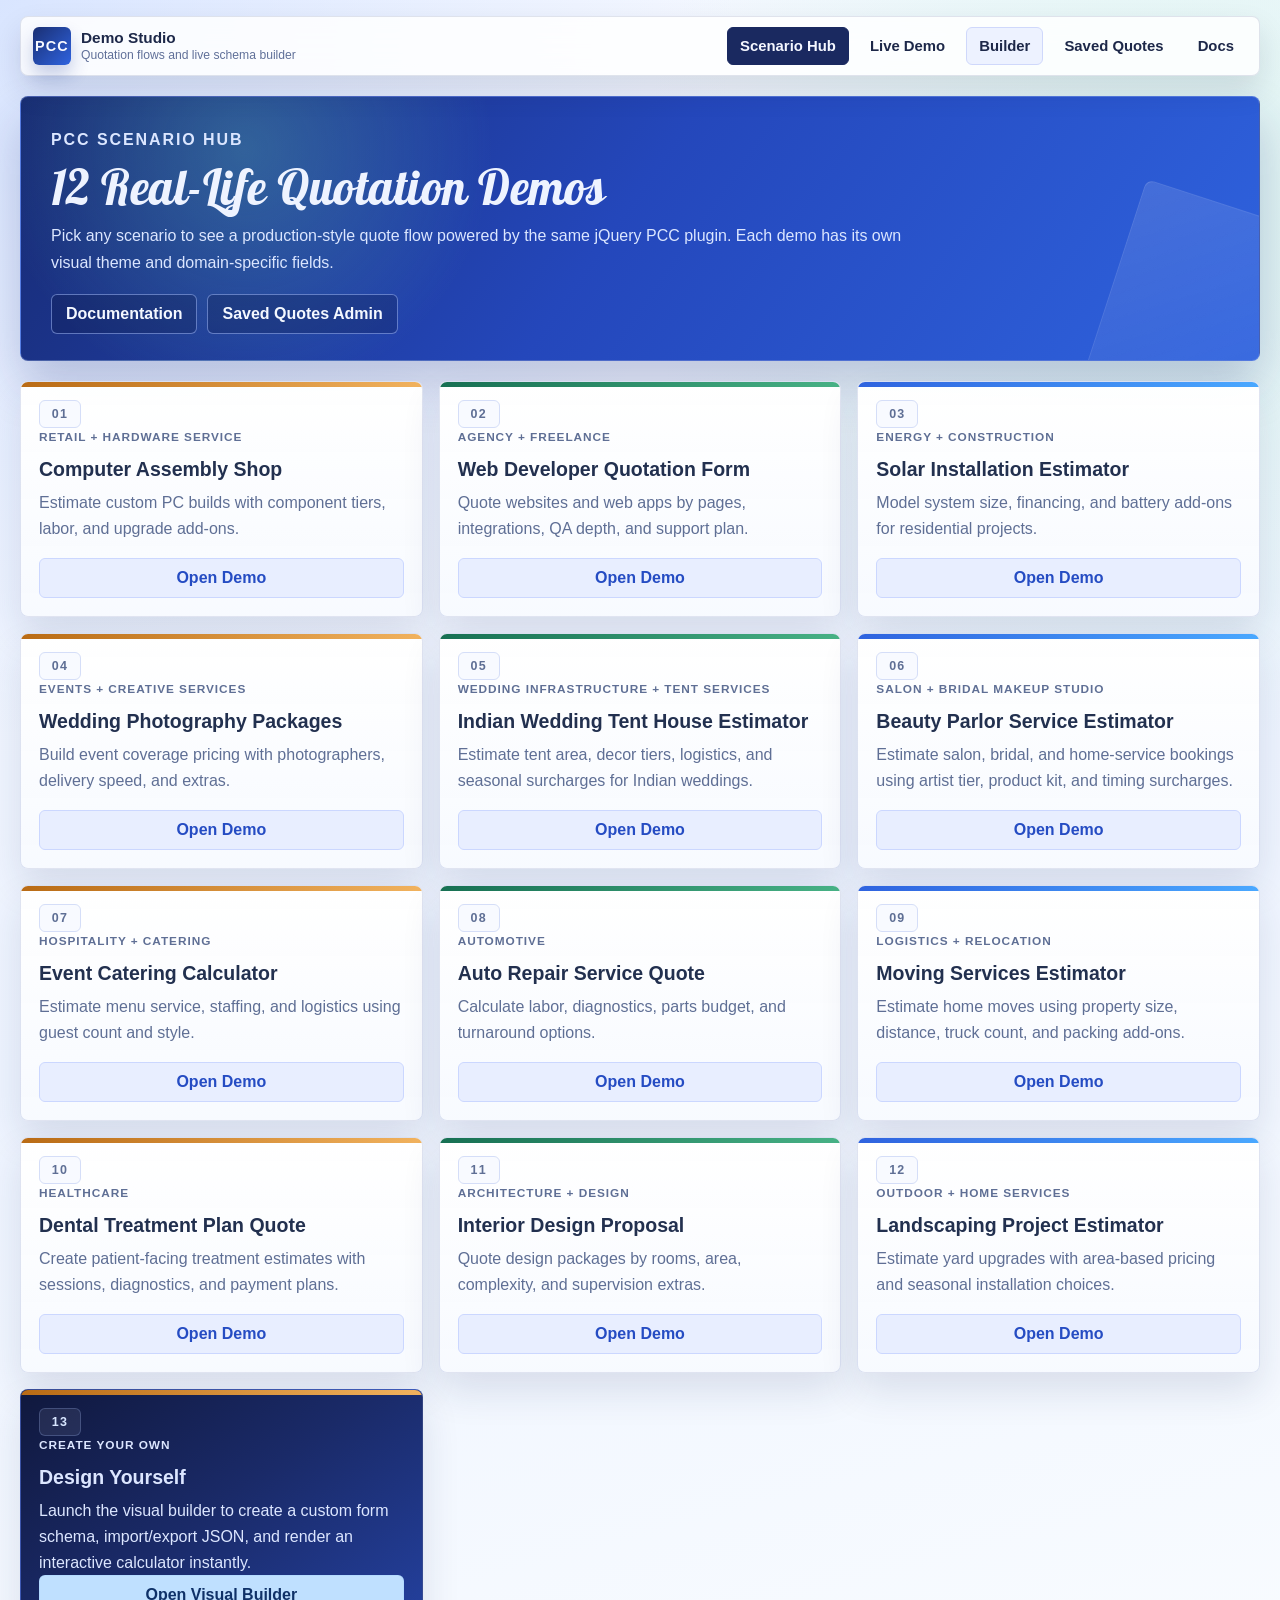
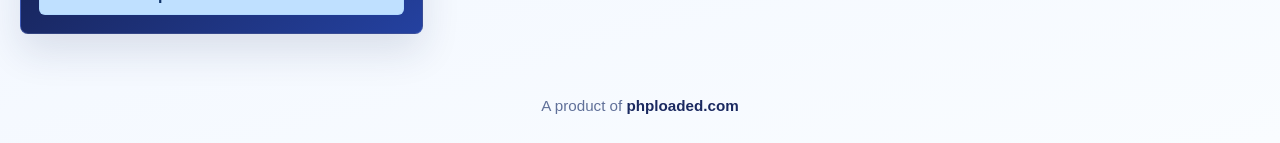
<file: demo/index.html>
<!doctype html>
<html lang="en">
<head>
  <meta charset="utf-8" />
  <meta name="viewport" content="width=device-width, initial-scale=1" />
  <title>PCC Demo Hub - Real-Life Scenario Gallery</title>
  <link rel="stylesheet" href="site.css" />
  <link rel="stylesheet" href="hub.css" />
</head>
<body>
  <div class="site-nav-wrap">
    <nav class="site-nav" aria-label="Primary">
      <a class="site-brand" href="index.html">
        <span class="site-brand-mark">PCC</span>
        <span class="site-brand-copy">
          <strong>Demo Studio</strong>
          <span>Quotation flows and live schema builder</span>
        </span>
      </a>
      <input class="site-nav-toggle" type="checkbox" id="site-nav-toggle" />
      <label class="site-nav-button" for="site-nav-toggle" aria-label="Open menu">
        <span></span>
        <span></span>
        <span></span>
      </label>
      <div class="site-nav-links">
        <a class="is-active" href="index.html">Scenario Hub</a>
        <a href="scenario-demo.html">Live Demo</a>
        <a class="is-accent" href="builder.html">Builder</a>
        <a href="admin_quotes.php">Saved Quotes</a>
        <a href="Documentation/index.html">Docs</a>
      </div>
    </nav>
  </div>

  <div class="hub-shell">
    <header class="hub-hero">
      <p class="kicker">PCC Scenario Hub</p>
      <h1>12 Real-Life Quotation Demos</h1>
      <p>Pick any scenario to see a production-style quote flow powered by the same jQuery PCC plugin. Each demo has its own visual theme and domain-specific fields.</p>
      <div class="hero-links">
        <a href="Documentation/index.html">Documentation</a>
        <a href="admin_quotes.php">Saved Quotes Admin</a>
      </div>
    </header>

    <main class="hub-grid">
      <article class="scenario-card">
        <p class="card-index">01</p>
        <p class="card-industry">Retail + Hardware Service</p>
        <h2>Computer Assembly Shop</h2>
        <p>Estimate custom PC builds with component tiers, labor, and upgrade add-ons.</p>
        <a class="card-link" href="scenario-demo.html?scenario=computer-assembly">Open Demo</a>
      </article>

      <article class="scenario-card">
        <p class="card-index">02</p>
        <p class="card-industry">Agency + Freelance</p>
        <h2>Web Developer Quotation Form</h2>
        <p>Quote websites and web apps by pages, integrations, QA depth, and support plan.</p>
        <a class="card-link" href="scenario-demo.html?scenario=web-development">Open Demo</a>
      </article>

      <article class="scenario-card">
        <p class="card-index">03</p>
        <p class="card-industry">Energy + Construction</p>
        <h2>Solar Installation Estimator</h2>
        <p>Model system size, financing, and battery add-ons for residential projects.</p>
        <a class="card-link" href="scenario-demo.html?scenario=solar-installation">Open Demo</a>
      </article>

      <article class="scenario-card">
        <p class="card-index">04</p>
        <p class="card-industry">Events + Creative Services</p>
        <h2>Wedding Photography Packages</h2>
        <p>Build event coverage pricing with photographers, delivery speed, and extras.</p>
        <a class="card-link" href="scenario-demo.html?scenario=wedding-photography">Open Demo</a>
      </article>

      <article class="scenario-card">
        <p class="card-index">05</p>
        <p class="card-industry">Wedding Infrastructure + Tent Services</p>
        <h2>Indian Wedding Tent House Estimator</h2>
        <p>Estimate tent area, decor tiers, logistics, and seasonal surcharges for Indian weddings.</p>
        <a class="card-link" href="scenario-demo.html?scenario=indian-wedding-tent-house">Open Demo</a>
      </article>

      <article class="scenario-card">
        <p class="card-index">06</p>
        <p class="card-industry">Salon + Bridal Makeup Studio</p>
        <h2>Beauty Parlor Service Estimator</h2>
        <p>Estimate salon, bridal, and home-service bookings using artist tier, product kit, and timing surcharges.</p>
        <a class="card-link" href="scenario-demo.html?scenario=beauty-parlor">Open Demo</a>
      </article>

      <article class="scenario-card">
        <p class="card-index">07</p>
        <p class="card-industry">Hospitality + Catering</p>
        <h2>Event Catering Calculator</h2>
        <p>Estimate menu service, staffing, and logistics using guest count and style.</p>
        <a class="card-link" href="scenario-demo.html?scenario=event-catering">Open Demo</a>
      </article>

      <article class="scenario-card">
        <p class="card-index">08</p>
        <p class="card-industry">Automotive</p>
        <h2>Auto Repair Service Quote</h2>
        <p>Calculate labor, diagnostics, parts budget, and turnaround options.</p>
        <a class="card-link" href="scenario-demo.html?scenario=auto-repair">Open Demo</a>
      </article>

      <article class="scenario-card">
        <p class="card-index">09</p>
        <p class="card-industry">Logistics + Relocation</p>
        <h2>Moving Services Estimator</h2>
        <p>Estimate home moves using property size, distance, truck count, and packing add-ons.</p>
        <a class="card-link" href="scenario-demo.html?scenario=moving-services">Open Demo</a>
      </article>

      <article class="scenario-card">
        <p class="card-index">10</p>
        <p class="card-industry">Healthcare</p>
        <h2>Dental Treatment Plan Quote</h2>
        <p>Create patient-facing treatment estimates with sessions, diagnostics, and payment plans.</p>
        <a class="card-link" href="scenario-demo.html?scenario=dental-clinic">Open Demo</a>
      </article>

      <article class="scenario-card">
        <p class="card-index">11</p>
        <p class="card-industry">Architecture + Design</p>
        <h2>Interior Design Proposal</h2>
        <p>Quote design packages by rooms, area, complexity, and supervision extras.</p>
        <a class="card-link" href="scenario-demo.html?scenario=interior-design">Open Demo</a>
      </article>

      <article class="scenario-card">
        <p class="card-index">12</p>
        <p class="card-industry">Outdoor + Home Services</p>
        <h2>Landscaping Project Estimator</h2>
        <p>Estimate yard upgrades with area-based pricing and seasonal installation choices.</p>
        <a class="card-link" href="scenario-demo.html?scenario=landscaping">Open Demo</a>
      </article>

      <article class="scenario-card builder-card">
        <p class="card-index">13</p>
        <p class="card-industry">Create Your Own</p>
        <h2>Design Yourself</h2>
        <p>Launch the visual builder to create a custom form schema, import/export JSON, and render an interactive calculator instantly.</p>
        <a class="card-link" href="builder.html">Open Visual Builder</a>
      </article>
    </main>
  </div>

  <footer class="site-credit">
    A product of <a href="https://phploaded.com" target="_blank" rel="noopener noreferrer">phploaded.com</a>
  </footer>
</body>
</html>
</file>
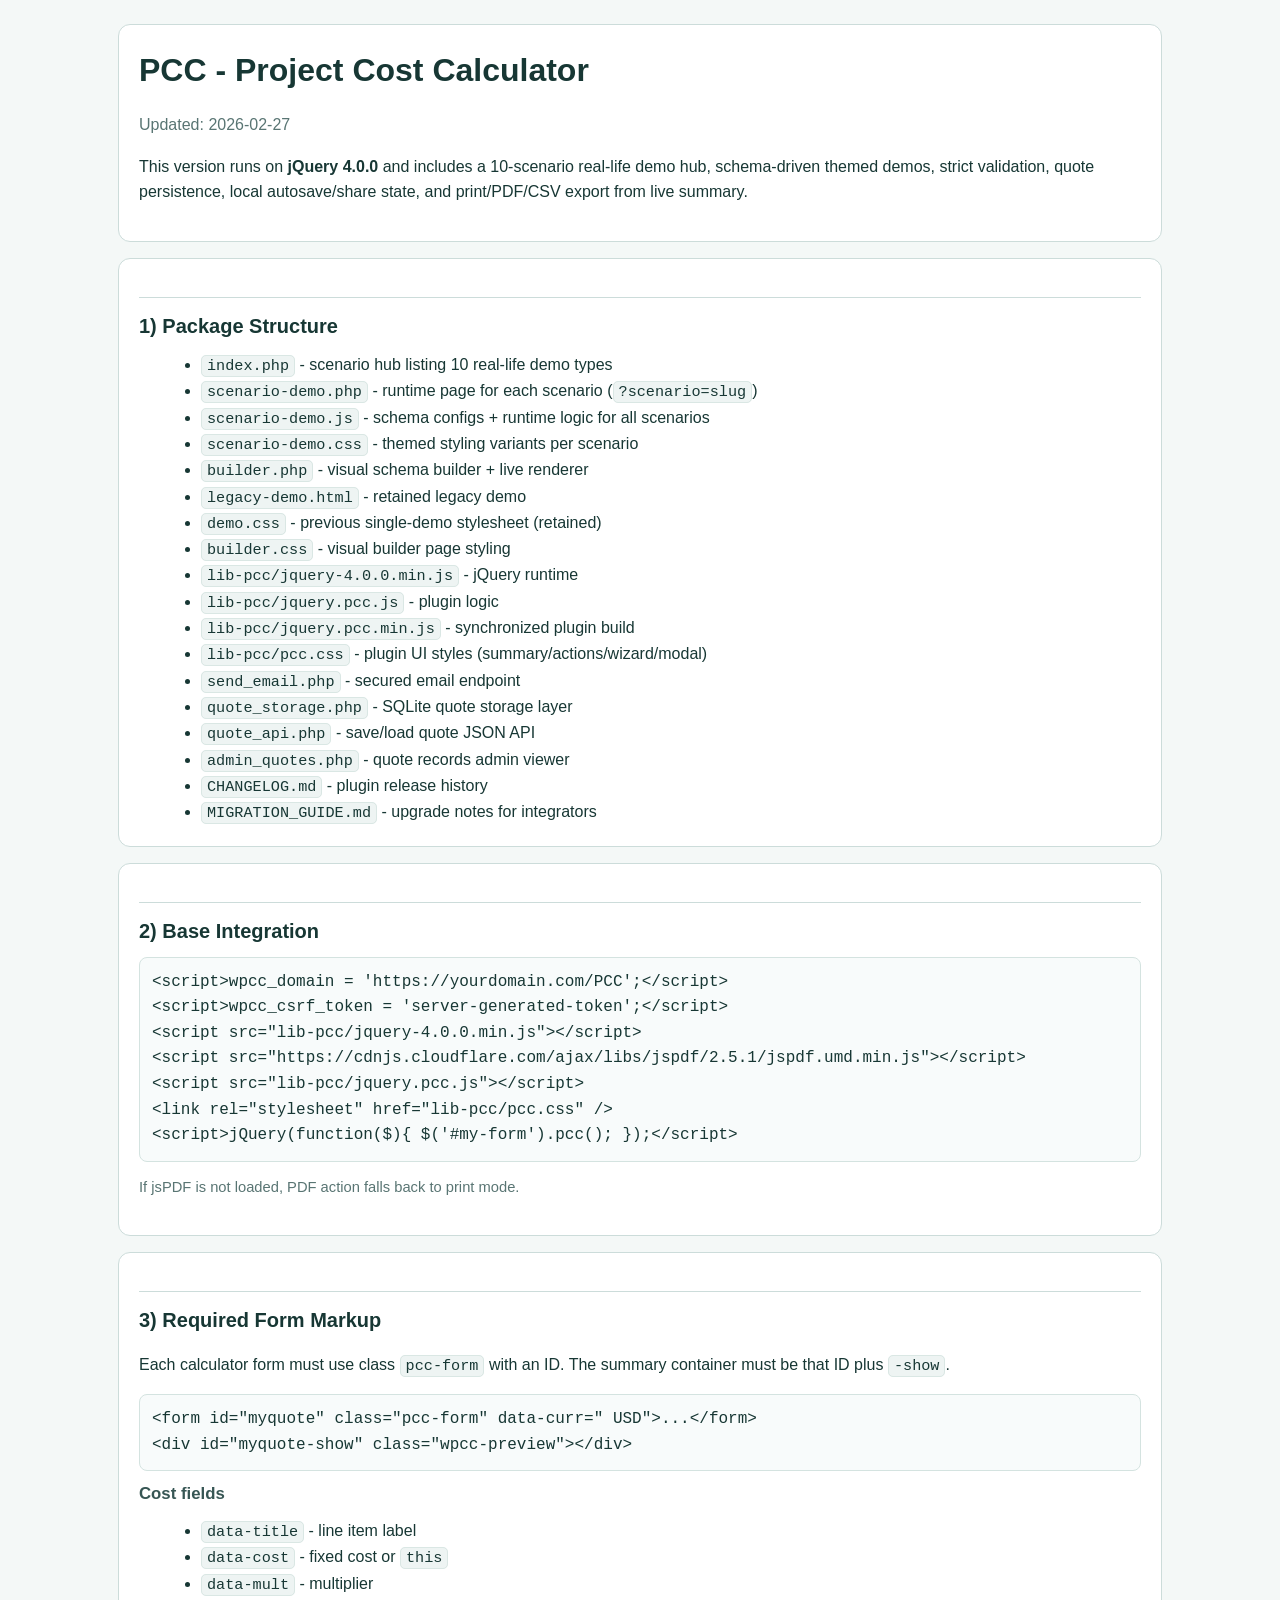
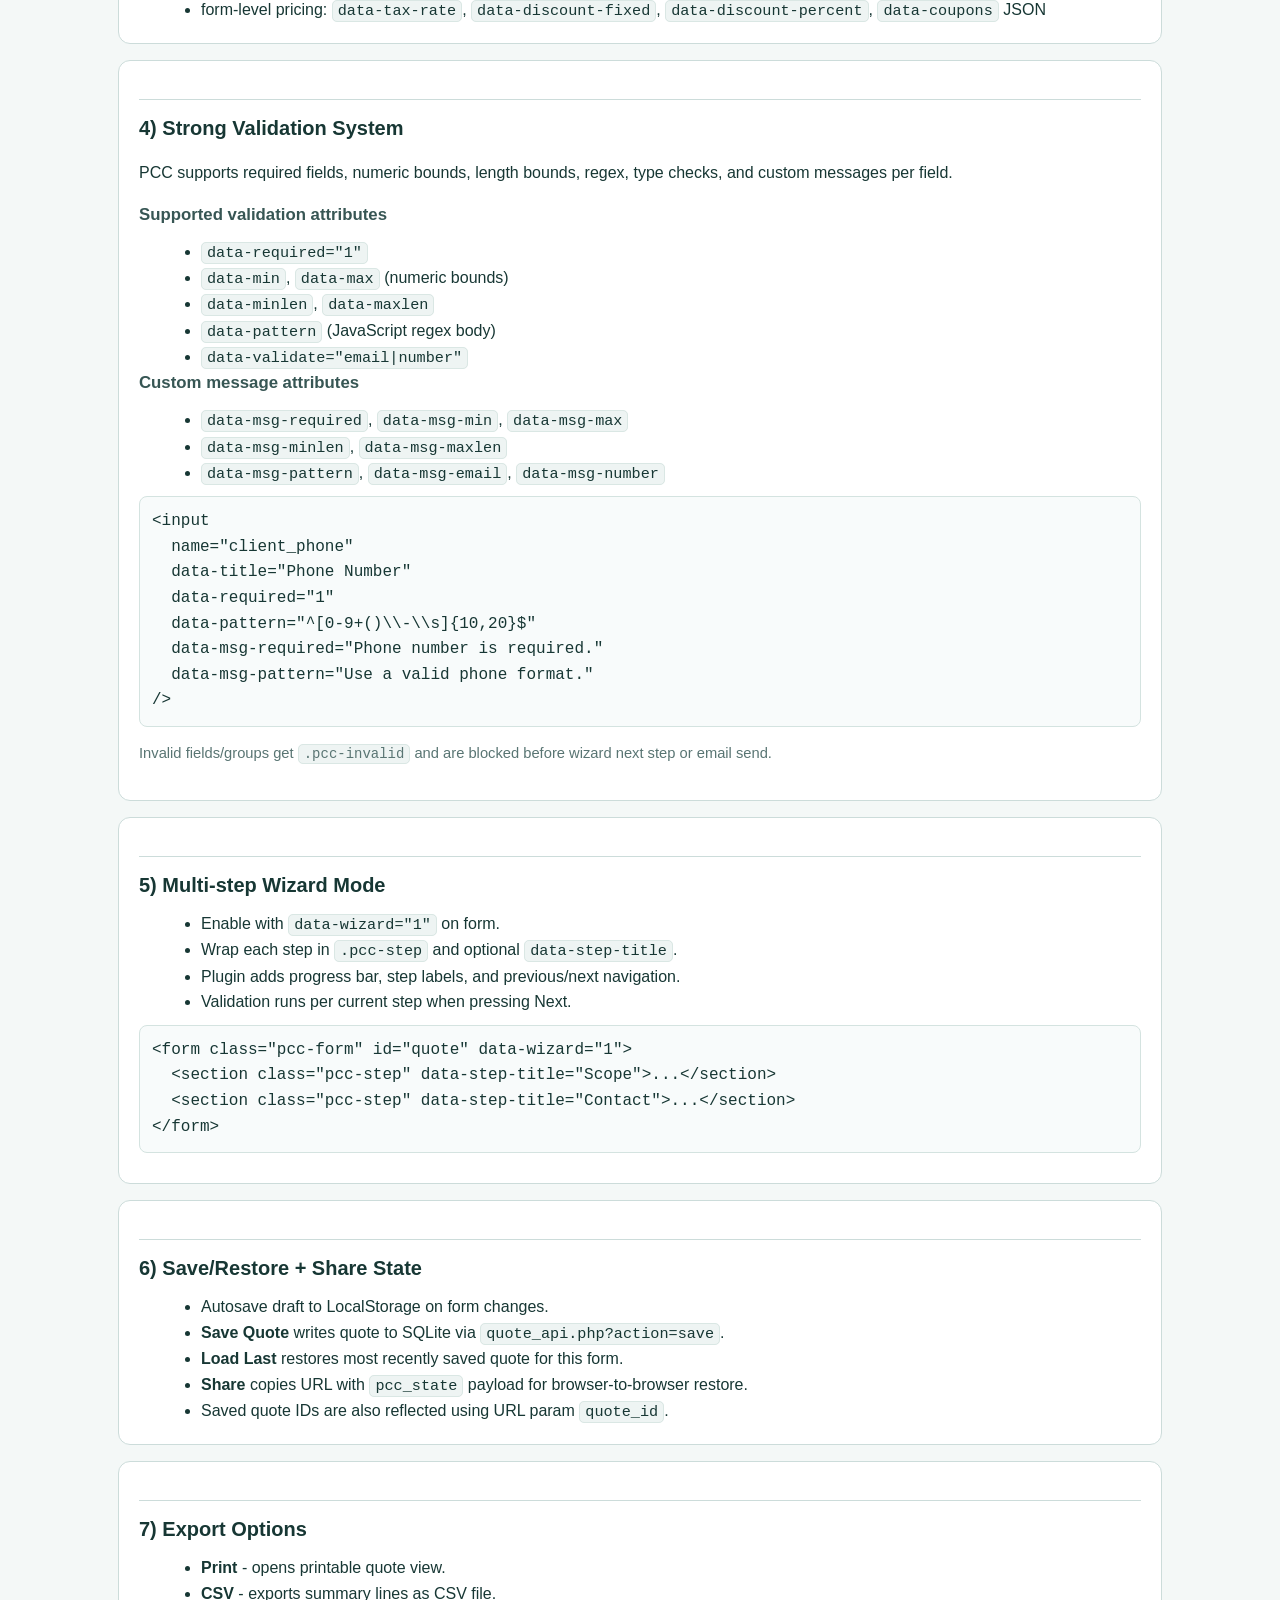
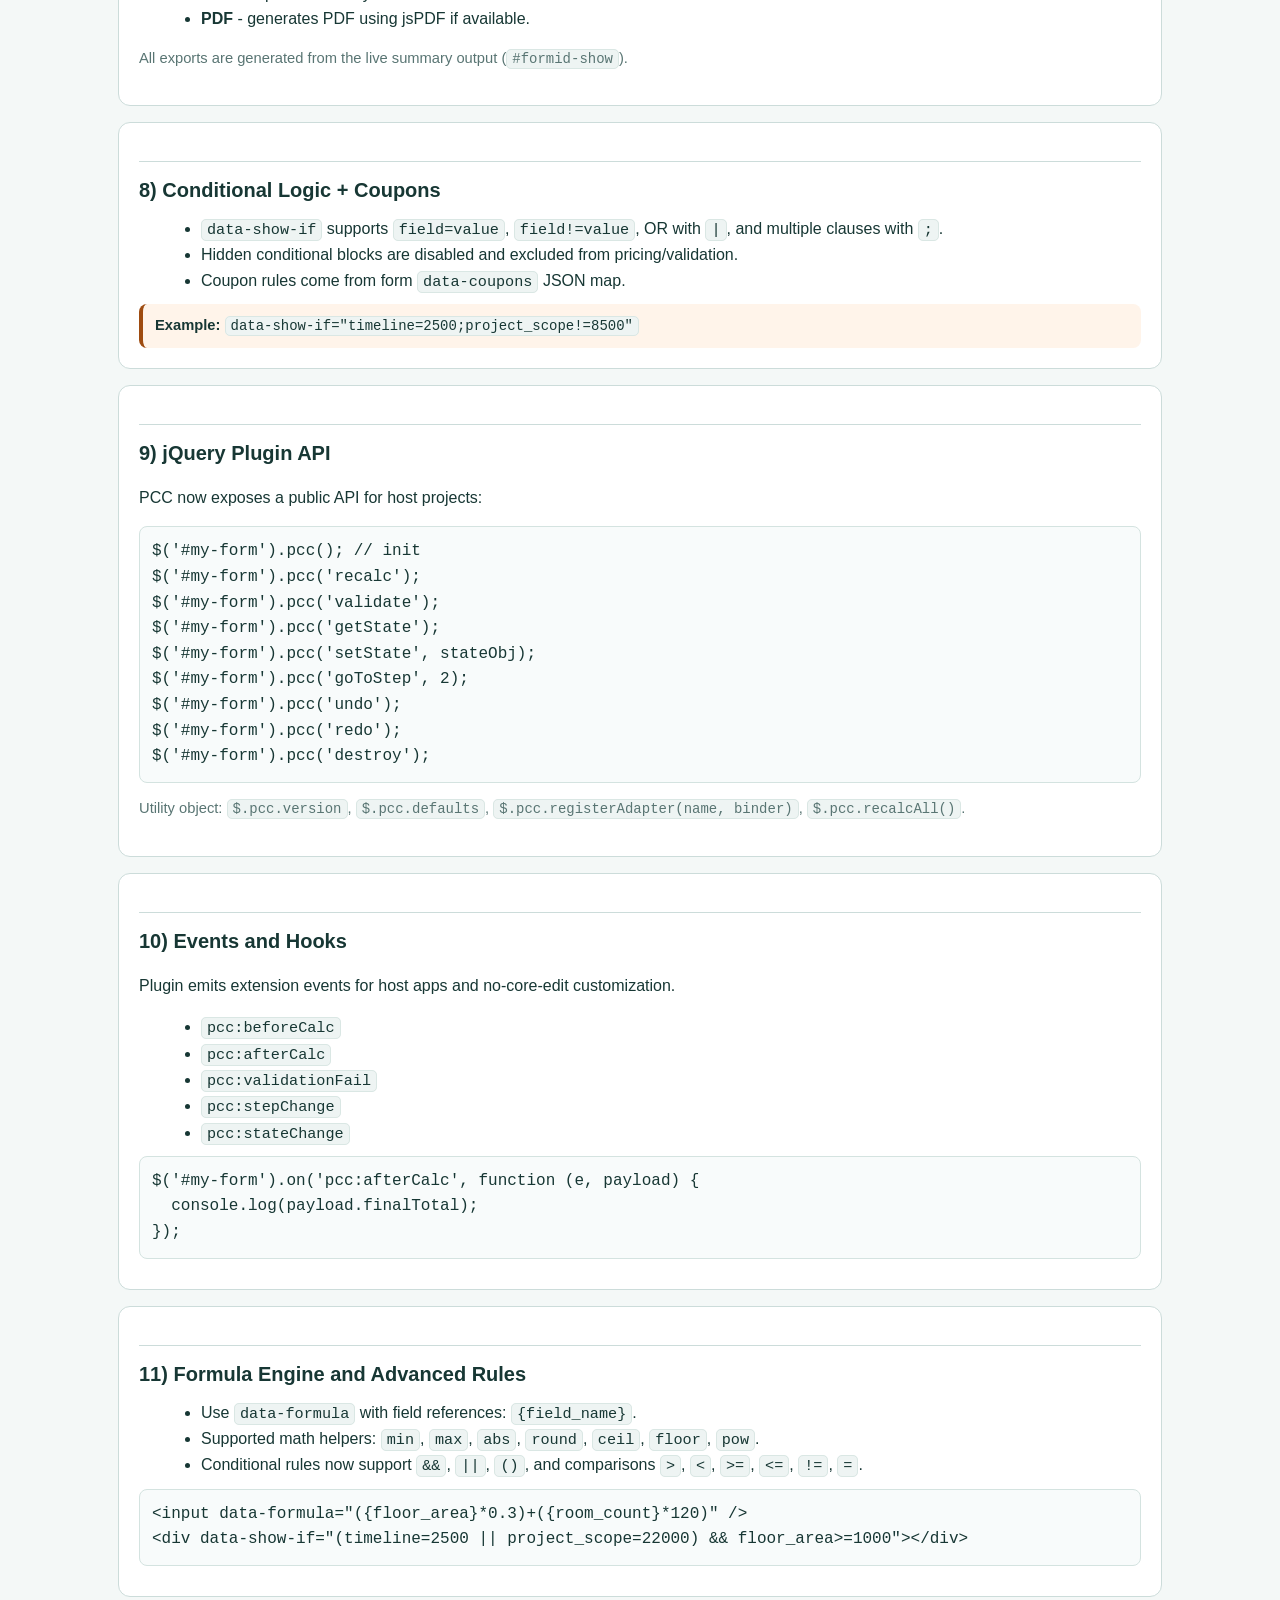
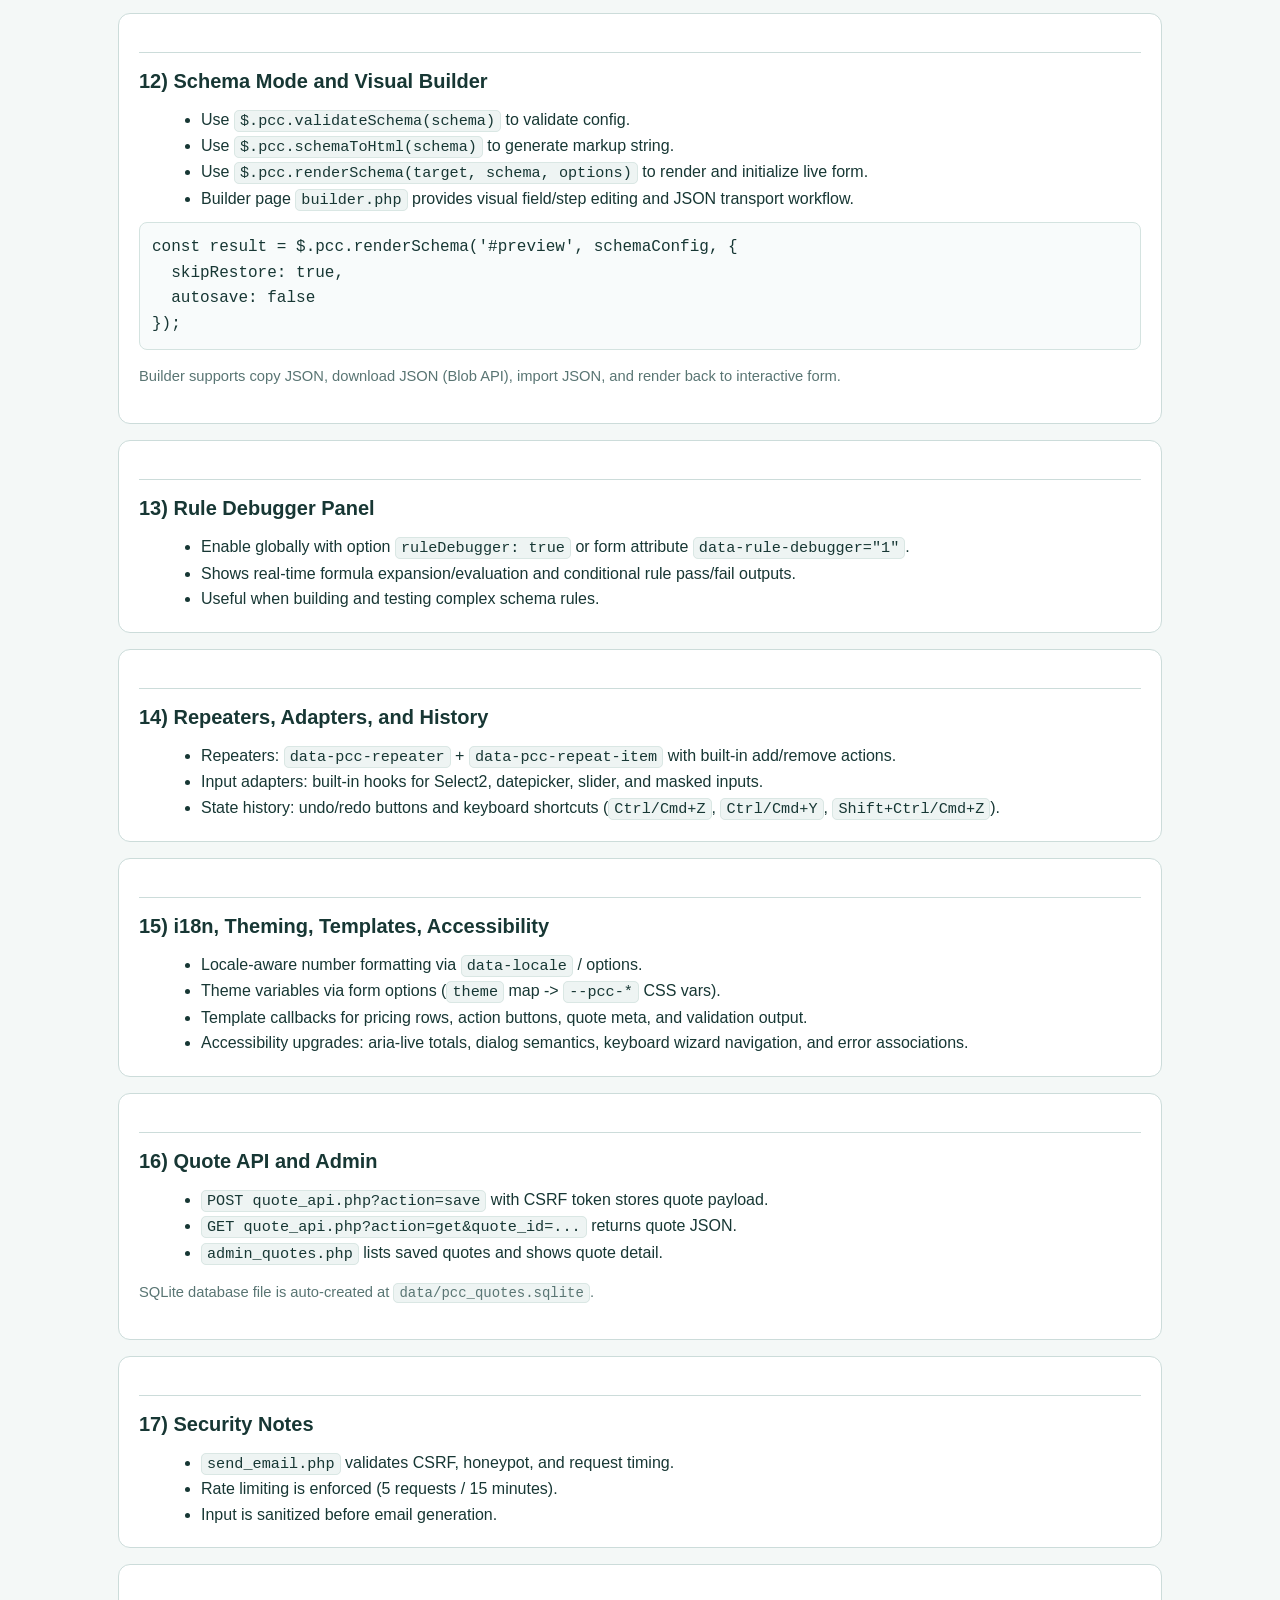
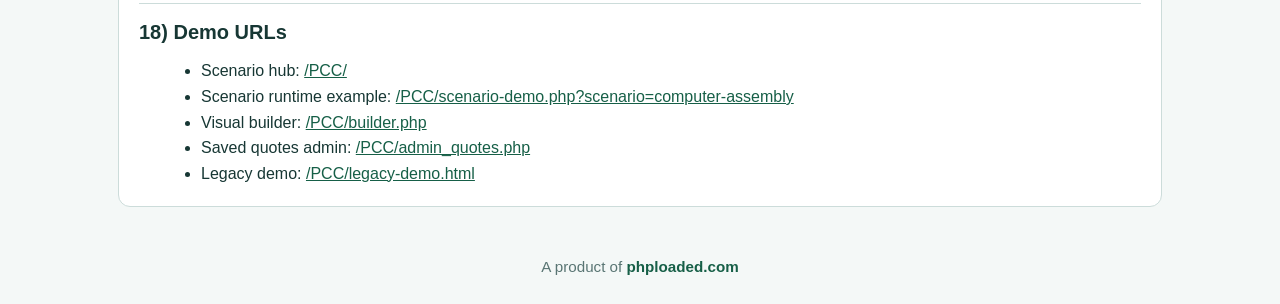
<file: demo/Documentation/index.html>
<!doctype html>
<html lang="en">
<head>
  <meta charset="utf-8" />
  <meta name="viewport" content="width=device-width, initial-scale=1" />
  <title>PCC Documentation</title>
  <style>
    :root {
      --ink: #173734;
      --ink-soft: #375654;
      --line: #ccdcda;
      --panel: #ffffff;
      --bg: #f4f8f7;
      --brand: #165f47;
      --warn: #9e4b10;
    }

    * { box-sizing: border-box; }
    body {
      margin: 0;
      font: 400 16px/1.6 "Segoe UI", Arial, sans-serif;
      color: var(--ink);
      background: var(--bg);
    }

    .wrap {
      max-width: 1080px;
      margin: 24px auto 48px;
      padding: 0 18px;
    }

    .card {
      background: var(--panel);
      border: 1px solid var(--line);
      border-radius: 12px;
      padding: 20px;
      margin-top: 16px;
    }

    h1, h2, h3 { margin: 0 0 10px; }
    h1 { font-size: 2rem; }
    h2 {
      margin-top: 18px;
      padding-top: 12px;
      border-top: 1px solid var(--line);
      font-size: 1.25rem;
    }
    h3 { font-size: 1.05rem; color: var(--ink-soft); }

    a { color: var(--brand); }
    code {
      background: #eef4f3;
      border: 1px solid #dae7e4;
      border-radius: 5px;
      padding: 1px 5px;
      font-family: Consolas, "Courier New", monospace;
      font-size: 0.95em;
    }

    pre {
      margin: 10px 0;
      padding: 12px;
      border-radius: 8px;
      border: 1px solid #d4e3e0;
      background: #f8fbfb;
      overflow: auto;
    }

    ul, ol { margin: 8px 0 0 22px; }
    .muted { color: #597573; }
    .warn {
      border-left: 4px solid var(--warn);
      background: #fff4ea;
      padding: 10px 12px;
      border-radius: 8px;
      margin-top: 10px;
    }
    .mini { font-size: 0.92rem; }
    .site-credit {
      max-width: 1080px;
      margin: 28px auto 24px;
      padding: 0 18px;
      text-align: center;
      color: #597573;
      font-size: 0.95rem;
    }
    .site-credit a {
      font-weight: 700;
      text-decoration: none;
    }
    .site-credit a:hover {
      text-decoration: underline;
    }
  </style>
</head>
<body>
  <div class="wrap">
    <div class="card">
      <h1>PCC - Project Cost Calculator</h1>
      <p class="muted">Updated: 2026-02-27</p>
      <p>This version runs on <strong>jQuery 4.0.0</strong> and includes a 10-scenario real-life demo hub, schema-driven themed demos, strict validation, quote persistence, local autosave/share state, and print/PDF/CSV export from live summary.</p>
    </div>

    <div class="card">
      <h2>1) Package Structure</h2>
      <ul>
        <li><code>index.php</code> - scenario hub listing 10 real-life demo types</li>
        <li><code>scenario-demo.php</code> - runtime page for each scenario (<code>?scenario=slug</code>)</li>
        <li><code>scenario-demo.js</code> - schema configs + runtime logic for all scenarios</li>
        <li><code>scenario-demo.css</code> - themed styling variants per scenario</li>
        <li><code>builder.php</code> - visual schema builder + live renderer</li>
        <li><code>legacy-demo.html</code> - retained legacy demo</li>
        <li><code>demo.css</code> - previous single-demo stylesheet (retained)</li>
        <li><code>builder.css</code> - visual builder page styling</li>
        <li><code>lib-pcc/jquery-4.0.0.min.js</code> - jQuery runtime</li>
        <li><code>lib-pcc/jquery.pcc.js</code> - plugin logic</li>
        <li><code>lib-pcc/jquery.pcc.min.js</code> - synchronized plugin build</li>
        <li><code>lib-pcc/pcc.css</code> - plugin UI styles (summary/actions/wizard/modal)</li>
        <li><code>send_email.php</code> - secured email endpoint</li>
        <li><code>quote_storage.php</code> - SQLite quote storage layer</li>
        <li><code>quote_api.php</code> - save/load quote JSON API</li>
        <li><code>admin_quotes.php</code> - quote records admin viewer</li>
        <li><code>CHANGELOG.md</code> - plugin release history</li>
        <li><code>MIGRATION_GUIDE.md</code> - upgrade notes for integrators</li>
      </ul>
    </div>

    <div class="card">
      <h2>2) Base Integration</h2>
      <pre>&lt;script&gt;wpcc_domain = 'https://yourdomain.com/PCC';&lt;/script&gt;
&lt;script&gt;wpcc_csrf_token = 'server-generated-token';&lt;/script&gt;
&lt;script src="lib-pcc/jquery-4.0.0.min.js"&gt;&lt;/script&gt;
&lt;script src="https://cdnjs.cloudflare.com/ajax/libs/jspdf/2.5.1/jspdf.umd.min.js"&gt;&lt;/script&gt;
&lt;script src="lib-pcc/jquery.pcc.js"&gt;&lt;/script&gt;
&lt;link rel="stylesheet" href="lib-pcc/pcc.css" /&gt;
&lt;script&gt;jQuery(function($){ $('#my-form').pcc(); });&lt;/script&gt;</pre>
      <p class="mini muted">If jsPDF is not loaded, PDF action falls back to print mode.</p>
    </div>

    <div class="card">
      <h2>3) Required Form Markup</h2>
      <p>Each calculator form must use class <code>pcc-form</code> with an ID. The summary container must be that ID plus <code>-show</code>.</p>
      <pre>&lt;form id="myquote" class="pcc-form" data-curr=" USD"&gt;...&lt;/form&gt;
&lt;div id="myquote-show" class="wpcc-preview"&gt;&lt;/div&gt;</pre>
      <h3>Cost fields</h3>
      <ul>
        <li><code>data-title</code> - line item label</li>
        <li><code>data-cost</code> - fixed cost or <code>this</code></li>
        <li><code>data-mult</code> - multiplier</li>
        <li>form-level pricing: <code>data-tax-rate</code>, <code>data-discount-fixed</code>, <code>data-discount-percent</code>, <code>data-coupons</code> JSON</li>
      </ul>
    </div>

    <div class="card">
      <h2>4) Strong Validation System</h2>
      <p>PCC supports required fields, numeric bounds, length bounds, regex, type checks, and custom messages per field.</p>
      <h3>Supported validation attributes</h3>
      <ul>
        <li><code>data-required="1"</code></li>
        <li><code>data-min</code>, <code>data-max</code> (numeric bounds)</li>
        <li><code>data-minlen</code>, <code>data-maxlen</code></li>
        <li><code>data-pattern</code> (JavaScript regex body)</li>
        <li><code>data-validate="email|number"</code></li>
      </ul>
      <h3>Custom message attributes</h3>
      <ul>
        <li><code>data-msg-required</code>, <code>data-msg-min</code>, <code>data-msg-max</code></li>
        <li><code>data-msg-minlen</code>, <code>data-msg-maxlen</code></li>
        <li><code>data-msg-pattern</code>, <code>data-msg-email</code>, <code>data-msg-number</code></li>
      </ul>
      <pre>&lt;input
  name="client_phone"
  data-title="Phone Number"
  data-required="1"
  data-pattern="^[0-9+()\\-\\s]{10,20}$"
  data-msg-required="Phone number is required."
  data-msg-pattern="Use a valid phone format."
/&gt;</pre>
      <p class="mini muted">Invalid fields/groups get <code>.pcc-invalid</code> and are blocked before wizard next step or email send.</p>
    </div>

    <div class="card">
      <h2>5) Multi-step Wizard Mode</h2>
      <ul>
        <li>Enable with <code>data-wizard="1"</code> on form.</li>
        <li>Wrap each step in <code>.pcc-step</code> and optional <code>data-step-title</code>.</li>
        <li>Plugin adds progress bar, step labels, and previous/next navigation.</li>
        <li>Validation runs per current step when pressing Next.</li>
      </ul>
      <pre>&lt;form class="pcc-form" id="quote" data-wizard="1"&gt;
  &lt;section class="pcc-step" data-step-title="Scope"&gt;...&lt;/section&gt;
  &lt;section class="pcc-step" data-step-title="Contact"&gt;...&lt;/section&gt;
&lt;/form&gt;</pre>
    </div>

    <div class="card">
      <h2>6) Save/Restore + Share State</h2>
      <ul>
        <li>Autosave draft to LocalStorage on form changes.</li>
        <li><strong>Save Quote</strong> writes quote to SQLite via <code>quote_api.php?action=save</code>.</li>
        <li><strong>Load Last</strong> restores most recently saved quote for this form.</li>
        <li><strong>Share</strong> copies URL with <code>pcc_state</code> payload for browser-to-browser restore.</li>
        <li>Saved quote IDs are also reflected using URL param <code>quote_id</code>.</li>
      </ul>
    </div>

    <div class="card">
      <h2>7) Export Options</h2>
      <ul>
        <li><strong>Print</strong> - opens printable quote view.</li>
        <li><strong>CSV</strong> - exports summary lines as CSV file.</li>
        <li><strong>PDF</strong> - generates PDF using jsPDF if available.</li>
      </ul>
      <p class="mini muted">All exports are generated from the live summary output (<code>#formid-show</code>).</p>
    </div>

    <div class="card">
      <h2>8) Conditional Logic + Coupons</h2>
      <ul>
        <li><code>data-show-if</code> supports <code>field=value</code>, <code>field!=value</code>, OR with <code>|</code>, and multiple clauses with <code>;</code>.</li>
        <li>Hidden conditional blocks are disabled and excluded from pricing/validation.</li>
        <li>Coupon rules come from form <code>data-coupons</code> JSON map.</li>
      </ul>
      <div class="warn mini">
        <strong>Example:</strong> <code>data-show-if="timeline=2500;project_scope!=8500"</code>
      </div>
    </div>

    <div class="card">
      <h2>9) jQuery Plugin API</h2>
      <p>PCC now exposes a public API for host projects:</p>
      <pre>$('#my-form').pcc(); // init
$('#my-form').pcc('recalc');
$('#my-form').pcc('validate');
$('#my-form').pcc('getState');
$('#my-form').pcc('setState', stateObj);
$('#my-form').pcc('goToStep', 2);
$('#my-form').pcc('undo');
$('#my-form').pcc('redo');
$('#my-form').pcc('destroy');</pre>
      <p class="mini muted">Utility object: <code>$.pcc.version</code>, <code>$.pcc.defaults</code>, <code>$.pcc.registerAdapter(name, binder)</code>, <code>$.pcc.recalcAll()</code>.</p>
    </div>

    <div class="card">
      <h2>10) Events and Hooks</h2>
      <p>Plugin emits extension events for host apps and no-core-edit customization.</p>
      <ul>
        <li><code>pcc:beforeCalc</code></li>
        <li><code>pcc:afterCalc</code></li>
        <li><code>pcc:validationFail</code></li>
        <li><code>pcc:stepChange</code></li>
        <li><code>pcc:stateChange</code></li>
      </ul>
      <pre>$('#my-form').on('pcc:afterCalc', function (e, payload) {
  console.log(payload.finalTotal);
});</pre>
    </div>

    <div class="card">
      <h2>11) Formula Engine and Advanced Rules</h2>
      <ul>
        <li>Use <code>data-formula</code> with field references: <code>{field_name}</code>.</li>
        <li>Supported math helpers: <code>min</code>, <code>max</code>, <code>abs</code>, <code>round</code>, <code>ceil</code>, <code>floor</code>, <code>pow</code>.</li>
        <li>Conditional rules now support <code>&amp;&amp;</code>, <code>||</code>, <code>()</code>, and comparisons <code>&gt;</code>, <code>&lt;</code>, <code>&gt;=</code>, <code>&lt;=</code>, <code>!=</code>, <code>=</code>.</li>
      </ul>
      <pre>&lt;input data-formula="({floor_area}*0.3)+({room_count}*120)" /&gt;
&lt;div data-show-if="(timeline=2500 || project_scope=22000) &amp;&amp; floor_area&gt;=1000"&gt;&lt;/div&gt;</pre>
    </div>

    <div class="card">
      <h2>12) Schema Mode and Visual Builder</h2>
      <ul>
        <li>Use <code>$.pcc.validateSchema(schema)</code> to validate config.</li>
        <li>Use <code>$.pcc.schemaToHtml(schema)</code> to generate markup string.</li>
        <li>Use <code>$.pcc.renderSchema(target, schema, options)</code> to render and initialize live form.</li>
        <li>Builder page <code>builder.php</code> provides visual field/step editing and JSON transport workflow.</li>
      </ul>
      <pre>const result = $.pcc.renderSchema('#preview', schemaConfig, {
  skipRestore: true,
  autosave: false
});</pre>
      <p class="mini muted">Builder supports copy JSON, download JSON (Blob API), import JSON, and render back to interactive form.</p>
    </div>

    <div class="card">
      <h2>13) Rule Debugger Panel</h2>
      <ul>
        <li>Enable globally with option <code>ruleDebugger: true</code> or form attribute <code>data-rule-debugger="1"</code>.</li>
        <li>Shows real-time formula expansion/evaluation and conditional rule pass/fail outputs.</li>
        <li>Useful when building and testing complex schema rules.</li>
      </ul>
    </div>

    <div class="card">
      <h2>14) Repeaters, Adapters, and History</h2>
      <ul>
        <li>Repeaters: <code>data-pcc-repeater</code> + <code>data-pcc-repeat-item</code> with built-in add/remove actions.</li>
        <li>Input adapters: built-in hooks for Select2, datepicker, slider, and masked inputs.</li>
        <li>State history: undo/redo buttons and keyboard shortcuts (<code>Ctrl/Cmd+Z</code>, <code>Ctrl/Cmd+Y</code>, <code>Shift+Ctrl/Cmd+Z</code>).</li>
      </ul>
    </div>

    <div class="card">
      <h2>15) i18n, Theming, Templates, Accessibility</h2>
      <ul>
        <li>Locale-aware number formatting via <code>data-locale</code> / options.</li>
        <li>Theme variables via form options (<code>theme</code> map -> <code>--pcc-*</code> CSS vars).</li>
        <li>Template callbacks for pricing rows, action buttons, quote meta, and validation output.</li>
        <li>Accessibility upgrades: aria-live totals, dialog semantics, keyboard wizard navigation, and error associations.</li>
      </ul>
    </div>

    <div class="card">
      <h2>16) Quote API and Admin</h2>
      <ul>
        <li><code>POST quote_api.php?action=save</code> with CSRF token stores quote payload.</li>
        <li><code>GET quote_api.php?action=get&amp;quote_id=...</code> returns quote JSON.</li>
        <li><code>admin_quotes.php</code> lists saved quotes and shows quote detail.</li>
      </ul>
      <p class="mini muted">SQLite database file is auto-created at <code>data/pcc_quotes.sqlite</code>.</p>
    </div>

    <div class="card">
      <h2>17) Security Notes</h2>
      <ul>
        <li><code>send_email.php</code> validates CSRF, honeypot, and request timing.</li>
        <li>Rate limiting is enforced (5 requests / 15 minutes).</li>
        <li>Input is sanitized before email generation.</li>
      </ul>
    </div>

    <div class="card">
      <h2>18) Demo URLs</h2>
      <ul>
        <li>Scenario hub: <a href="/PCC/">/PCC/</a></li>
        <li>Scenario runtime example: <a href="/PCC/scenario-demo.php?scenario=computer-assembly">/PCC/scenario-demo.php?scenario=computer-assembly</a></li>
        <li>Visual builder: <a href="/PCC/builder.php">/PCC/builder.php</a></li>
        <li>Saved quotes admin: <a href="/PCC/admin_quotes.php">/PCC/admin_quotes.php</a></li>
        <li>Legacy demo: <a href="/PCC/legacy-demo.html">/PCC/legacy-demo.html</a></li>
      </ul>
    </div>
  </div>
  <footer class="site-credit">
    A product of <a href="https://phploaded.com" target="_blank" rel="noopener noreferrer">phploaded.com</a>
  </footer>
</body>
</html>
</file>
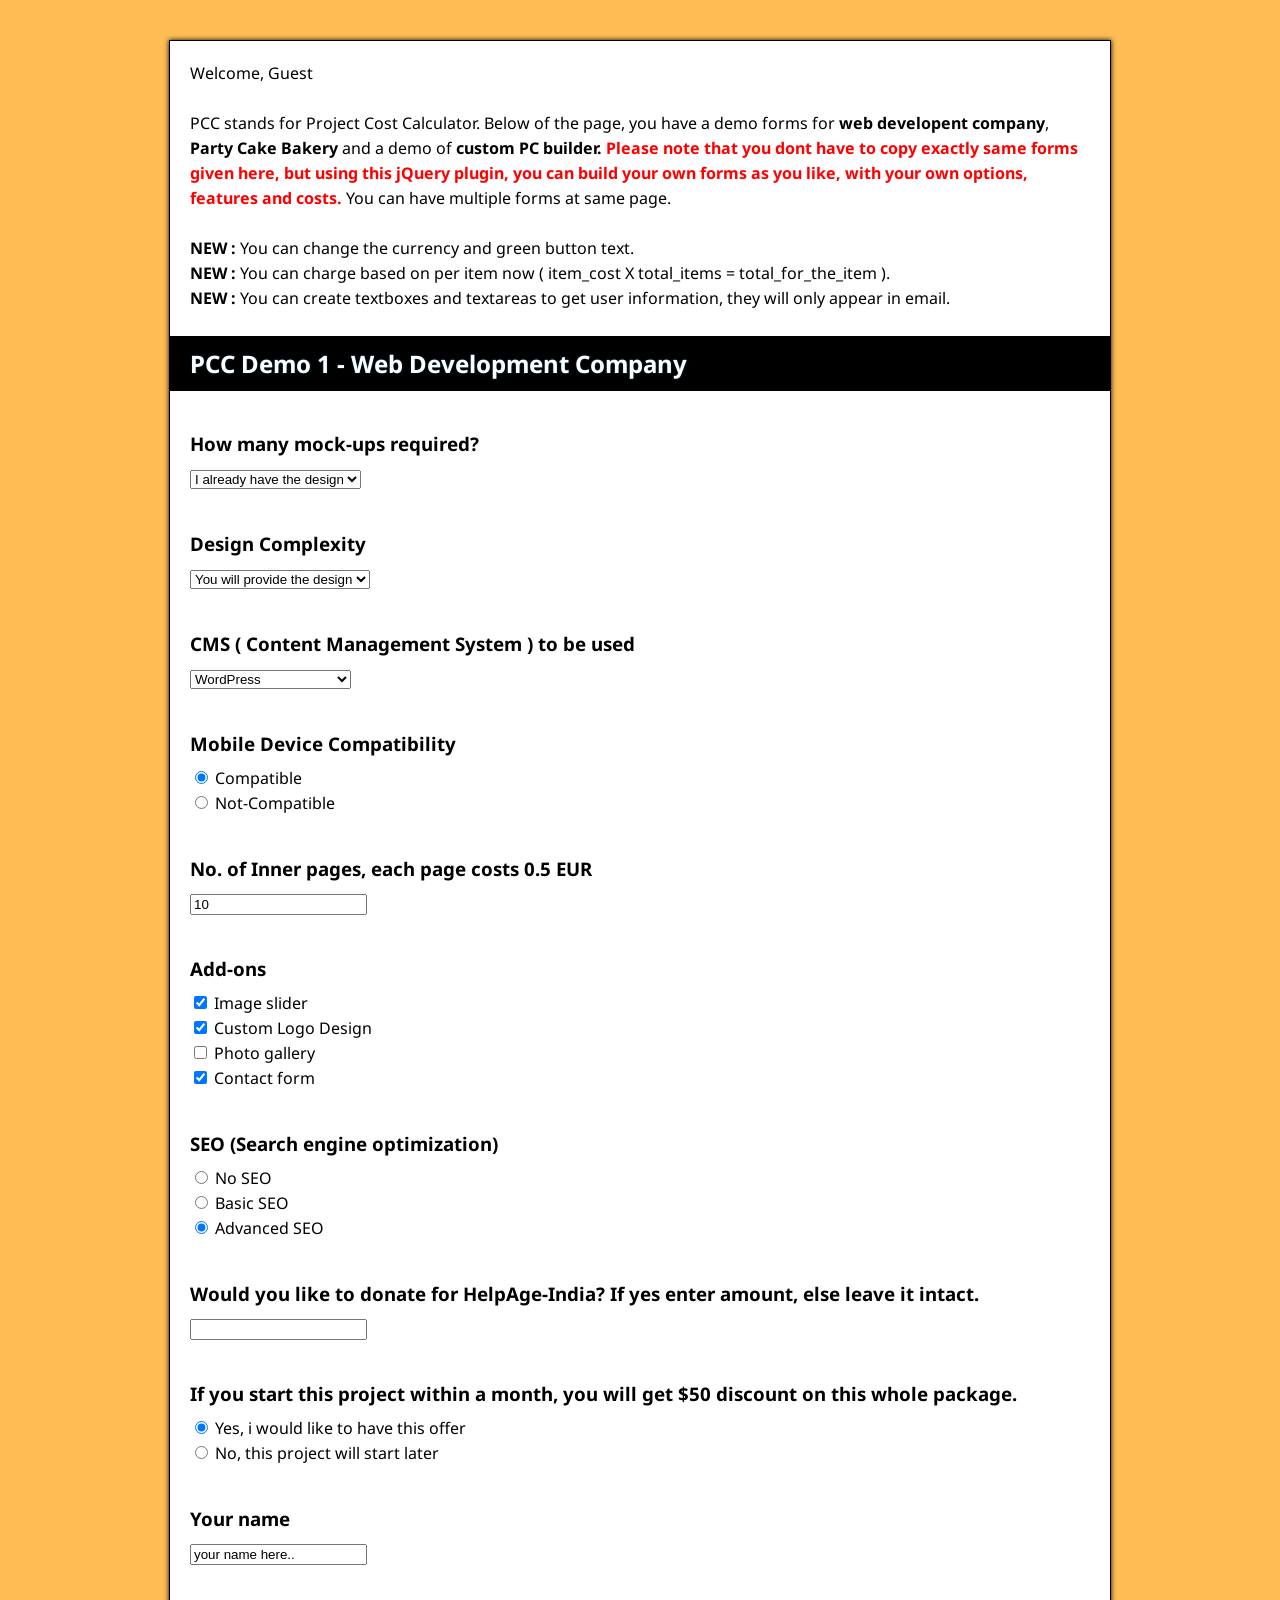
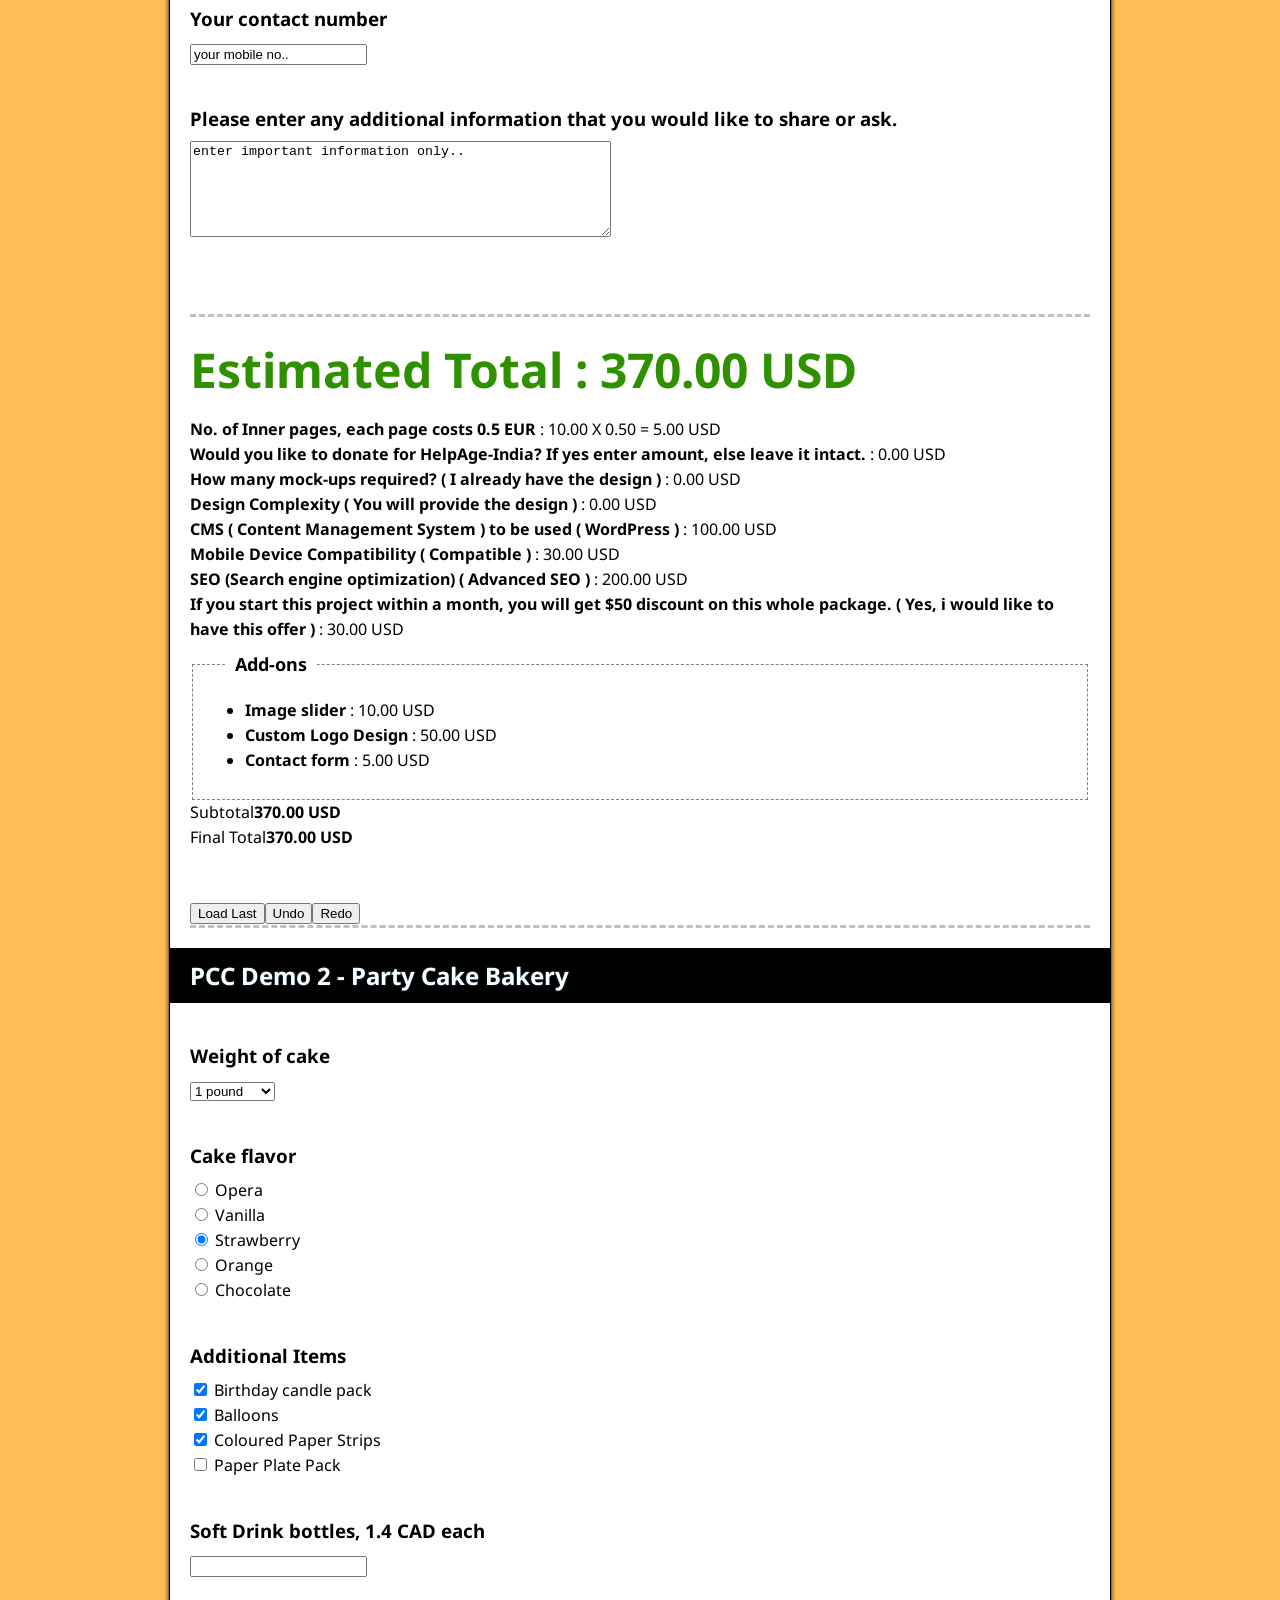
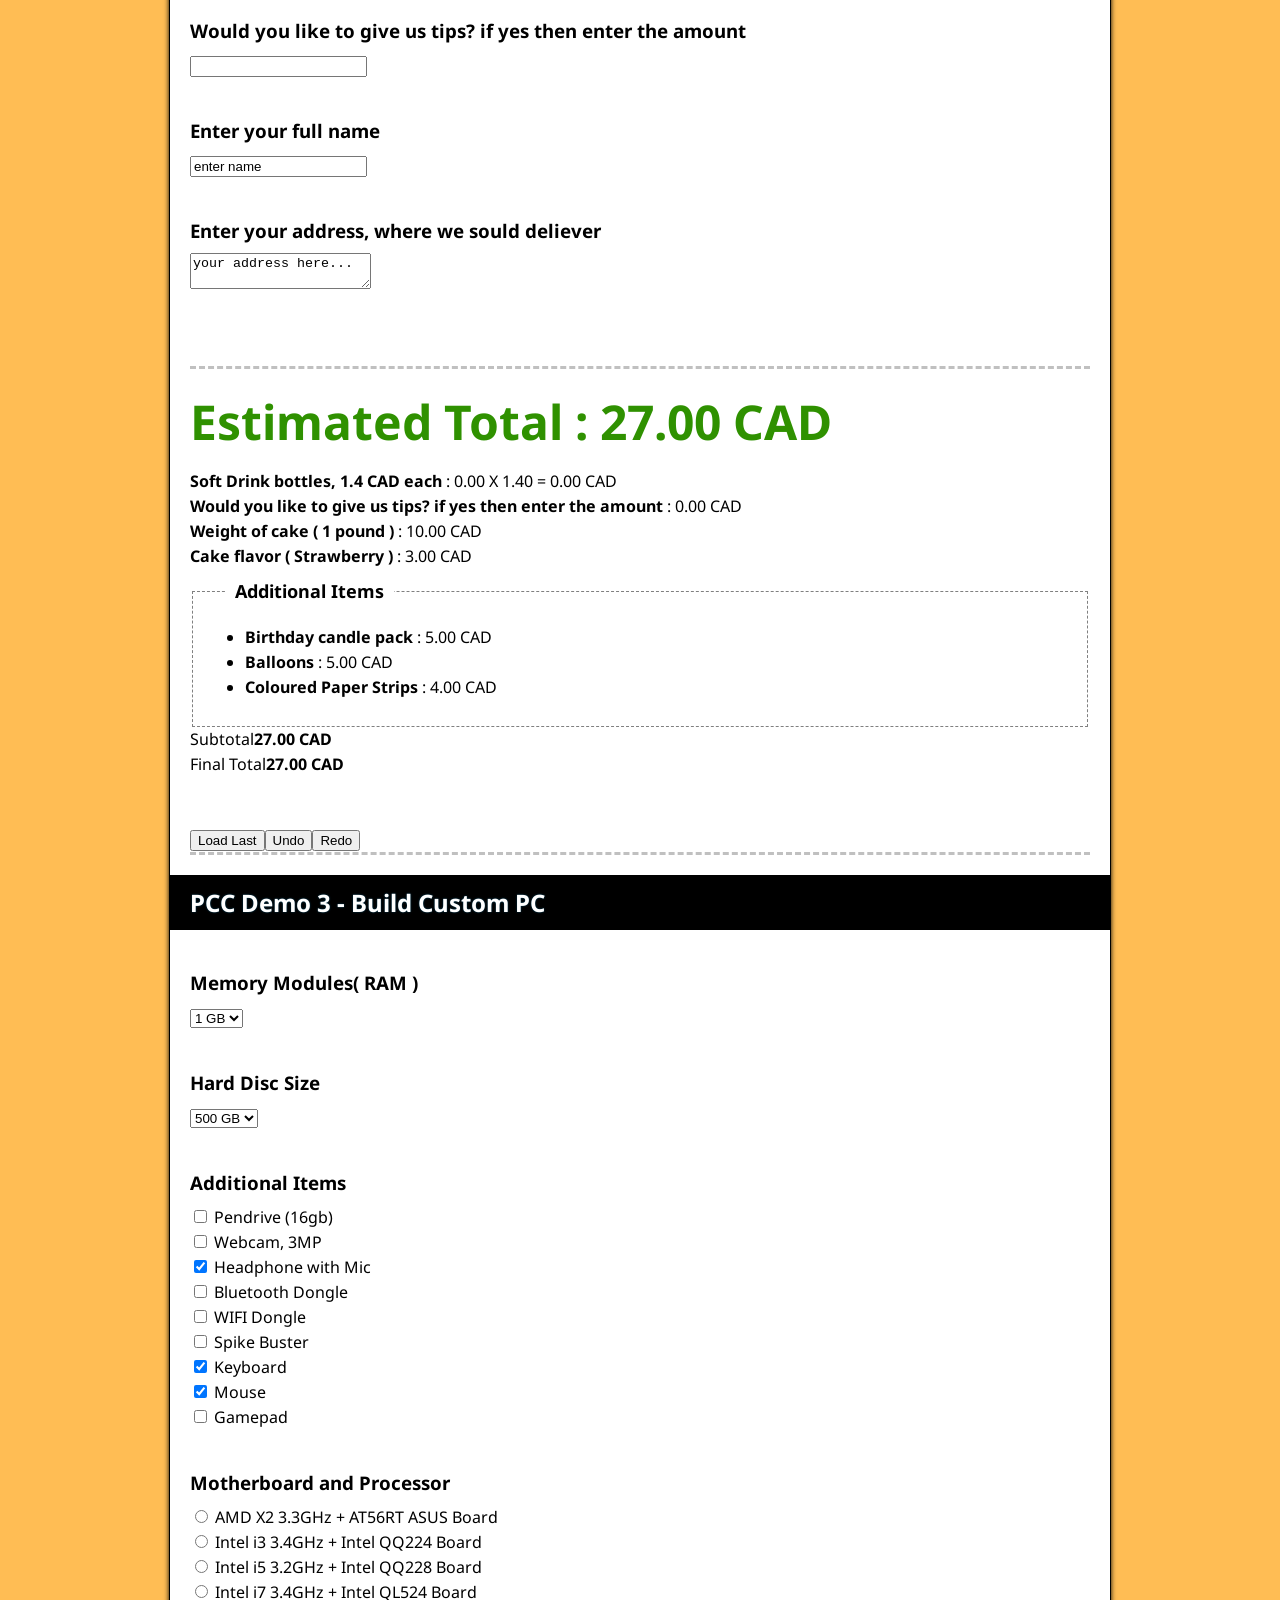
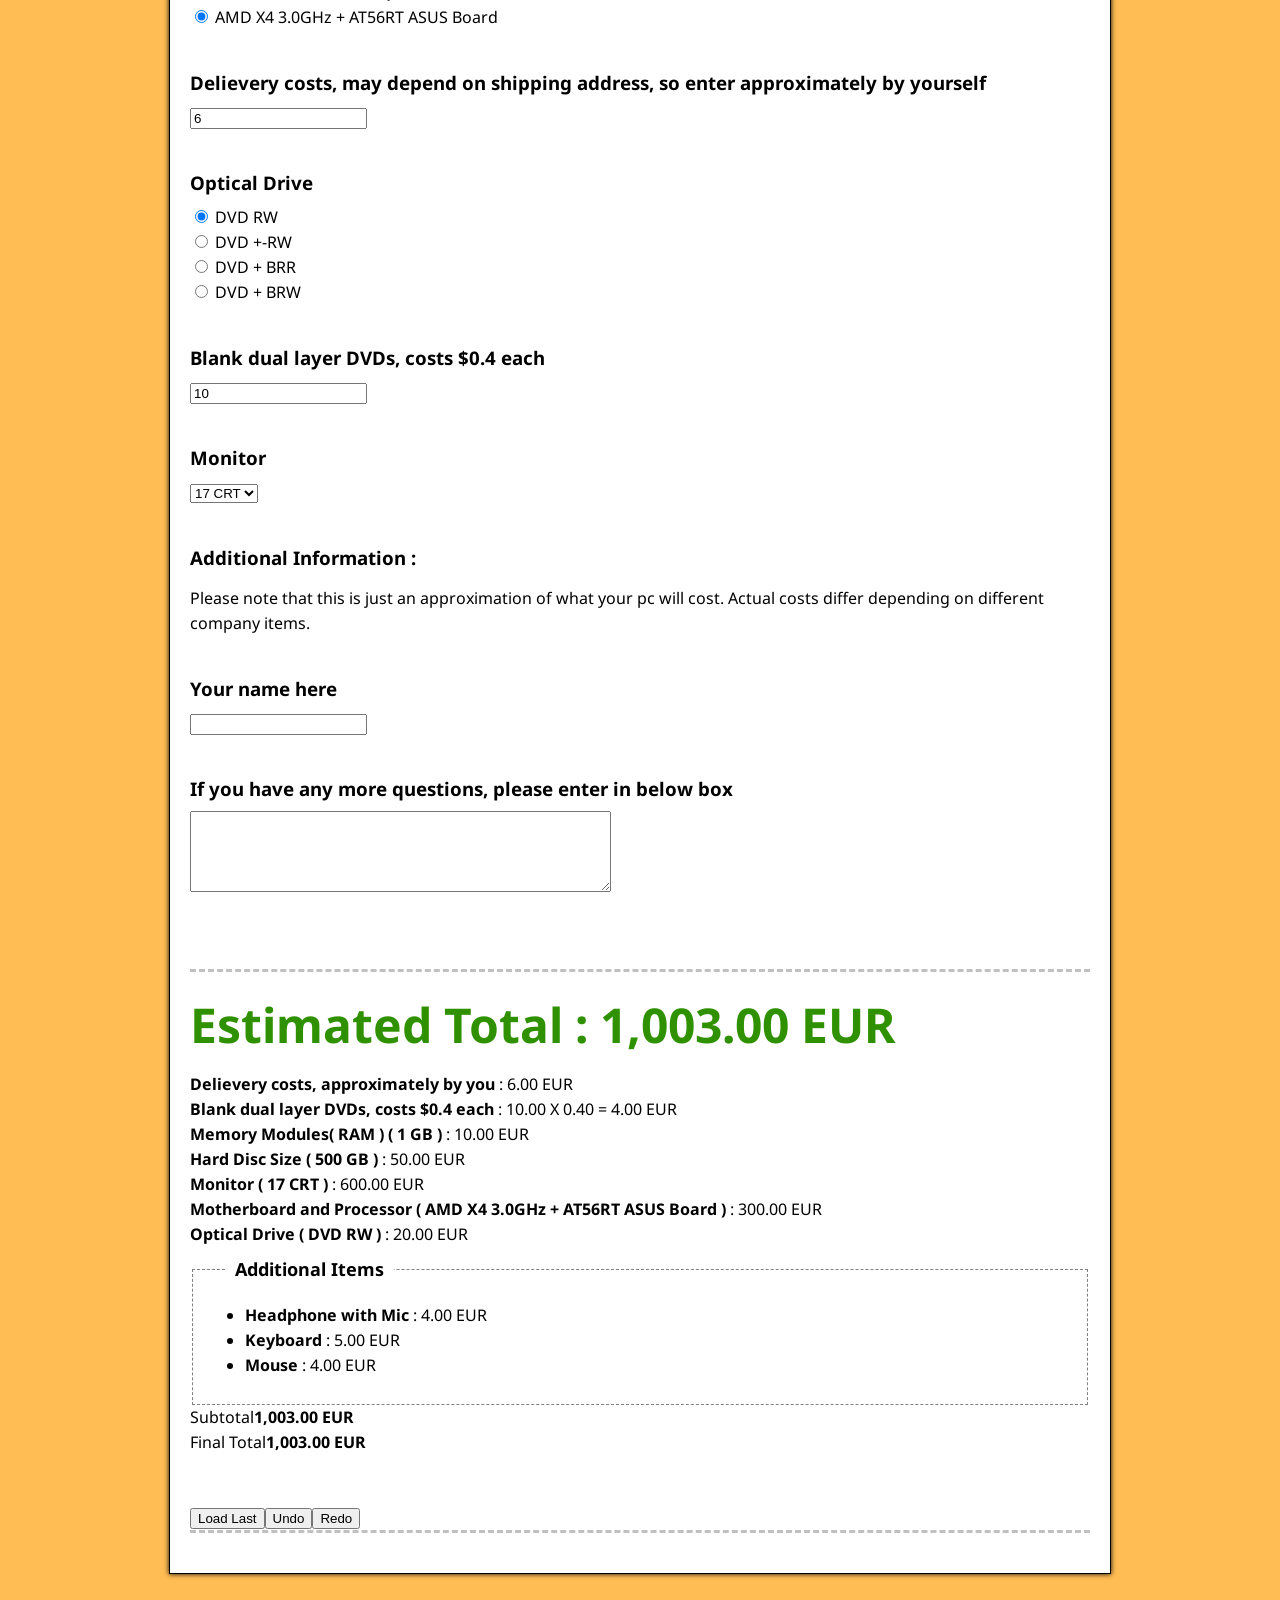
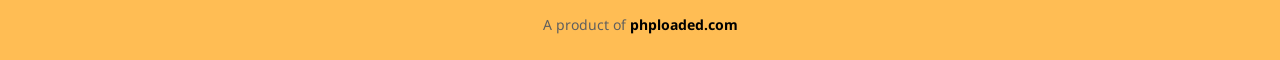
<file: demo/legacy-demo.html>
<!DOCTYPE html>
<html>
<head>
<title>PCC - Project Cost Calculator</title>
<meta charset="windows-1252" />
<script>wpcc_domain = 'http://yoursite.com/some/path';</script>
<script type="text/javascript" src="lib-pcc/jquery-4.0.0.min.js"></script>
<script type="text/javascript" src="lib-pcc/jquery.pcc.js"></script>
<link type="text/css" rel="stylesheet" href="lib-pcc/style.css" />
<link href='http://fonts.googleapis.com/css?family=Droid+Sans:400,700' rel='stylesheet' type='text/css' />
</head>
<body>
<div class="container">
Welcome, Guest<br /><br />
PCC stands for Project Cost Calculator. Below of the page, you have a demo forms for <b>web developent company</b>, <b>Party Cake Bakery</b> and a demo of <b>custom PC builder.</b> <b style="color:red;">Please note that you dont have to copy exactly same forms given here, but using this jQuery plugin, you can build your own forms as you like, with your own options, features and costs.</b> You can have multiple forms at same page.
<br /><br /><b>NEW : </b>You can change the currency and green button text.
<br /><b>NEW : </b>You can charge based on per item now ( item_cost X total_items = total_for_the_item ).
<br /><b>NEW : </b>You can create textboxes and textareas to get user information, they will only appear in email.
<br /><br />
<h2>PCC Demo 1 - Web Development Company</h2>
<div class="demo-form">
<form name="ccc" action="legacy-demo.html" class="pcc-form" id="abc" method="post">
<h3>How many mock-ups required?</h3><select data-title="How many mock-ups required?" name="523b8a7afe7f1"><option data-cost="0">I already have the design</option>
<option data-cost="50">1 mockup</option>
<option data-cost="90">2 mockups</option>
<option data-cost="120">3 mockups</option></select>



<h3>Design Complexity</h3><select data-title="Design Complexity" name="523b8a7afe7f1"><option data-cost="0">You will provide the design</option>
<option data-cost="20">Standard</option>
<option data-cost="30">Advanced</option>
<option data-cost="35">Deluxe</option>
<option data-cost="40">Corporate</option>
<option data-cost="45">Enterprise</option></select>


<h3>CMS ( Content Management System ) to be used</h3><select data-title="CMS ( Content Management System ) to be used" name="523b8a7afe7f1"><option data-cost="100">WordPress</option>
<option data-cost="200">Joomla</option>
<option data-cost="120">Blogger</option>
<option data-cost="190">Codeigniter Framework</option>
<option data-cost="200">Custom PHP CMS</option></select>


<h3>Mobile Device Compatibility</h3><input type="hidden" name="523b8b50f9bbfx-name" data-title="Mobile Device Compatibility" /><input checked="checked" type="radio" value="30" data-cost="this" data-title="Compatible" name="523b8b50f9bbfx" /> Compatible<br /><input type="radio" value="0" data-cost="this" data-title="Not-Compatible" name="523b8b50f9bbfx" /> Not-Compatible<br />


<h3>No. of Inner pages, each page costs  0.5 EUR</h3><input type="text" data-cost="this" data-mult="0.5" data-title="No. of Inner pages, each page costs 0.5 EUR" value="10" name="52423c0db10cb" />


<h3>Add-ons</h3><input type="hidden" name="523b8b50f9bc0-name" data-title="Add-ons" /><input checked="checked" type="checkbox" value="10" data-cost="this" data-title="Image slider" name="523b8b50f9bc0[]" /> Image slider<br /><input checked="checked" type="checkbox" value="50" data-cost="this" data-title="Custom Logo Design" name="523b8b50f9bc0[]" /> Custom Logo Design<br /><input type="checkbox" value="30" data-cost="this" data-title="Photo gallery" name="523b8b50f9bc0[]" /> Photo gallery<br /><input checked="checked" type="checkbox" value="5" data-cost="this" data-title="Contact form" name="523b8b50f9bc0[]" /> Contact form<br />


<h3>SEO (Search engine optimization)</h3><input type="hidden" name="523b8b50f9bbfz-name" data-title="SEO (Search engine optimization)" /><input type="radio" value="0" data-cost="this" data-title="No SEO" name="523b8b50f9bbfz" /> No SEO<br /><input type="radio" value="100" data-cost="this" data-title="Basic SEO" name="523b8b50f9bbfz" /> Basic SEO<br /><input checked="checked" type="radio" value="200" data-cost="this" data-title="Advanced SEO " name="523b8b50f9bbfz" /> Advanced SEO <br />


<h3>Would you like to donate for HelpAge-India? If yes enter amount, else leave it intact.</h3><input type="text" data-cost="this" data-title="Would you like to donate for HelpAge-India? If yes enter amount, else leave it intact." name="523b8b50f9bbd" />


<h3>If you start this project within a month, you will get $50 discount on this whole package.</h3><input type="hidden" name="523b8b50f9bbfa-name" data-title="If you start this project within a month, you will get $50 discount on this whole package." /><input type="radio" value="-30" data-cost="this" data-title="Yes, i would like to have this offer" name="523b8b50f9bbfa" checked="checked" /> Yes, i would like to have this offer<br /><input type="radio" value="0" data-cost="this" data-title="No, this project will start later" name="523b8b50f9bbfa" /> No, this project will start later<br />


<h3>Your name</h3><input value="your name here.." class="wpcc-xtra" type="text" name="523b8d9f70b5x" />


<h3>Your contact number</h3><input class="wpcc-xtra" value="your mobile no.." type="text" name="523b8d9f70b5a" />


<h3>Please enter any additional information that you would like to share or ask.</h3><textarea rows="6" cols="50" class="wpcc-xtra" name="523b8d9f70b5b">enter important information only..</textarea>

</form>


<br /><br />
<div class="wpcc-preview" id="abc-show">
No Data available
</div>
</div><!-- End Demoform 1 -->


<h2>PCC Demo 2 - Party Cake Bakery</h2>
<div class="demo-form">
<form name="ccc" action="legacy-demo.html" data-curr=" CAD" class="pcc-form" id="xyyz" method="post">
<h3>Weight of cake</h3><select data-title="Weight of cake" name="523b8491e454e"> <option data-cost="10">1 pound</option> <option data-cost="20">2 pounds</option> <option data-cost="30">3 pounds</option> <option data-cost="39">4 pounds</option> <option data-cost="49">5 pounds</option> <option data-cost="58">6 pounds</option> <option data-cost="87">8 pounds</option> <option data-cost="96">10 pounds</option></select>

<h3>Cake flavor</h3><input type="hidden" name="523b8491e454f-name" data-title="Cake flavor" /><input type="radio" value="2" data-cost="this" data-title="Opera" name="523b8491e454f" /> Opera<br /><input type="radio" value="4" data-cost="this" data-title="Vanilla" name="523b8491e454f" /> Vanilla<br /><input type="radio" value="3" data-cost="this" data-title="Strawberry" name="523b8491e454f" checked="checked" /> Strawberry<br /><input type="radio" value="4" data-cost="this" data-title="Orange" name="523b8491e454f" /> Orange<br /><input type="radio" value="5" data-cost="this" data-title="Chocolate" name="523b8491e454f" /> Chocolate<br />

<h3>Additional Items</h3><input type="hidden" name="523b8491e4550-name" data-title="Additional Items" /><input type="checkbox" checked="checked" value="5" data-cost="this" data-title="Birthday candle pack" name="523b8491e4550[]" /> Birthday candle pack<br /><input checked="checked" type="checkbox" value="5" data-cost="this" data-title="Balloons" name="523b8491e4550[]" /> Balloons<br /><input checked="checked" type="checkbox" value="4" data-cost="this" data-title="Coloured Paper Strips" name="523b8491e4550[]" /> Coloured Paper Strips<br /><input type="checkbox" value="10" data-cost="this" data-title="Paper Plate Pack" name="523b8491e4550[]" /> Paper Plate Pack<br />

<h3>Soft Drink bottles, 1.4 CAD each</h3><input type="text" data-cost="this" data-mult="1.4" data-title="Soft Drink bottles, 1.4 CAD each" name="52423b0b079a5" />

<h3>Would you like to give us tips? if yes then enter the amount</h3><input type="text" data-cost="this" data-title="Would you like to give us tips? if yes then enter the amount" name="523b8491e454d" />

<h3>Enter your full name</h3><input class="wpcc-xtra" type="text" value="enter name" name="523b8491e4551" />

<h3>Enter your address, where we sould deliever</h3><textarea class="wpcc-xtra" name="523b8491e4552">your address here...</textarea>
</form>


<br /><br />
<div class="wpcc-preview" id="xyyz-show">
No Data available
</div>
</div><!-- End Demoform 2 -->



<h2>PCC Demo 3 - Build Custom PC</h2>
<div class="demo-form">
<form data-curr=" EUR" name="ccc" action="legacy-demo.html" class="pcc-form" id="pcform" method="post">
<h3>Memory Modules( RAM )</h3><select data-title="Memory Modules( RAM )" name="523dd2b9c2b14"> <option data-cost="10">1 GB</option> <option data-cost="19">2 GB</option> <option data-cost="37">4 GB</option> <option data-cost="72">8 GB</option></select>

<h3>Hard Disc Size</h3><select data-title="Hard Disc Size" name="523dd3bb639cd"> <option data-cost="50">500 GB</option> <option data-cost="95">1 TB</option> <option data-cost="190">2 TB</option> <option data-cost="370">4 TB</option></select>

<h3>Additional Items</h3><input type="hidden" name="523dd3bb639cf-name" data-title="Additional Items" /><input type="checkbox" value="20" data-cost="this" data-title="Pendrive (16gb)" name="523dd3bb639cf[]" /> Pendrive (16gb)<br /><input type="checkbox" value="9" data-cost="this" data-title="Webcam, 3MP" name="523dd3bb639cf[]" /> Webcam, 3MP<br /><input checked="checked" type="checkbox" value="4" data-cost="this" data-title="Headphone with Mic" name="523dd3bb639cf[]" /> Headphone with Mic<br /><input type="checkbox" value="2" data-cost="this" data-title="Bluetooth Dongle" name="523dd3bb639cf[]" /> Bluetooth Dongle<br /><input type="checkbox" value="8" data-cost="this" data-title="WIFI Dongle" name="523dd3bb639cf[]" /> WIFI Dongle<br /><input type="checkbox" value="2" data-cost="this" data-title="Spike Buster" name="523dd3bb639cf[]" /> Spike Buster<br /><input type="checkbox" checked="checked" value="5" data-cost="this" data-title="Keyboard" name="523dd3bb639cf[]" /> Keyboard<br /><input type="checkbox" checked="checked" value="4" data-cost="this" data-title="Mouse" name="523dd3bb639cf[]" /> Mouse<br /><input type="checkbox" value="5" data-cost="this" data-title="Gamepad" name="523dd3bb639cf[]" /> Gamepad<br />

<h3>Motherboard and Processor</h3><input type="hidden" name="523dd66b65826-name" data-title="Motherboard and Processor" /><input type="radio" value="150" data-cost="this" data-title="AMD X2 3.3GHz + AT56RT ASUS Board" name="523dd66b65826" /> AMD X2 3.3GHz + AT56RT ASUS Board<br /><input type="radio" value="190" data-cost="this" data-title="Intel i3 3.4GHz + Intel QQ224 Board" name="523dd66b65826" /> Intel i3 3.4GHz + Intel QQ224 Board<br /><input type="radio" value="240" data-cost="this" data-title="Intel i5 3.2GHz + Intel QQ228 Board" name="523dd66b65826" /> Intel i5 3.2GHz + Intel QQ228 Board<br /><input type="radio" value="300" data-cost="this" data-title="Intel i7 3.4GHz + Intel QL524 Board" name="523dd66b65826" /> Intel i7 3.4GHz + Intel QL524 Board<br /><input type="radio" checked="checked" value="300" data-cost="this" data-title="AMD X4 3.0GHz + AT56RT ASUS Board" name="523dd66b65826" /> AMD X4 3.0GHz + AT56RT ASUS Board<br />

<h3>Delievery costs, may depend on shipping address, so enter approximately by yourself</h3><input type="text" value="6" data-cost="this" data-title="Delievery costs, approximately by you" name="523dd89257e79" />

<h3>Optical Drive</h3><input type="hidden" name="523ddee5a60fe-name" data-title="Optical Drive" /><input checked="checked" type="radio" value="20" data-cost="this" data-title="DVD RW" name="523ddee5a60fe" /> DVD RW<br /><input type="radio" value="24" data-cost="this" data-title="DVD +-RW" name="523ddee5a60fe" /> DVD +-RW<br /><input type="radio" value="100" data-cost="this" data-title="DVD + BRR" name="523ddee5a60fe" /> DVD + BRR<br /><input type="radio" value="160" data-cost="this" data-title="DVD + BRW" name="523ddee5a60fe" /> DVD + BRW<br />


<h3>Blank dual layer DVDs, costs $0.4 each</h3><input type="text" data-cost="this" data-mult="0.4" value="10" data-title="Blank dual layer DVDs, costs $0.4 each" name="524238b852caa" />


<h3>Monitor</h3><select data-title="Monitor" name="523de2390adf4"> <option data-cost="600">17 CRT</option> <option data-cost="100">17 TFT</option> <option data-cost="120">19 TFT</option> <option data-cost="150">21 TFT</option> <option data-cost="200">24 TFT</option></select>

<h3>Additional Information : </h3>
<p>Please note that this is just an approximation of what your pc will cost. Actual costs differ depending on different company items.</p>

<h3>Your name here</h3><input class="wpcc-xtra" type="text" name="523de80050004" />

<h3>If you have any more questions, please enter in below box</h3><textarea cols="50" rows="5" class="wpcc-xtra" name="523de80050005"></textarea>
</form>


<br /><br />
<div class="wpcc-preview" id="pcform-show">
No Data available
</div>
</div><!-- End Demoform 2 -->



</div><!-- End Container -->
<p style="margin:28px auto 24px; padding:0 16px; text-align:center; color:#5f5f5f; font:14px/1.6 'Droid Sans', sans-serif;">A product of <a href="https://phploaded.com" target="_blank" rel="noopener noreferrer" style="color:#000; font-weight:700; text-decoration:none;">phploaded.com</a></p>
</body>
</html>
</file>
<file: demo/site.css>
@import url('https://fonts.googleapis.com/css2?family=Google+Sans:wght@400;500;700&family=Lobster&display=swap');

:root {
  --site-font-body: "Google Sans", "Segoe UI", sans-serif;
  --site-font-display: "Lobster", cursive;
  --radius-xs: 4px;
  --radius-sm: 6px;
  --radius-md: 8px;
  --surface-strong: rgba(255, 255, 255, 0.84);
  --surface-line: rgba(92, 108, 148, 0.18);
  --surface-shadow: 0 14px 30px rgba(20, 28, 56, 0.12);
  --nav-ink: #1d2849;
  --nav-soft: #607099;
  --nav-pill: #edf2ff;
  --nav-pill-line: #cfd8fb;
  --nav-active: #1a2960;
}

* {
  box-sizing: border-box;
}

html {
  scroll-behavior: smooth;
}

body {
  font-family: var(--site-font-body);
}

a {
  color: inherit;
}

.site-nav-wrap {
  max-width: 1280px;
  margin: 16px auto 0;
  padding: 0 20px;
  position: sticky;
  top: 10px;
  z-index: 30;
}

.site-nav {
  position: relative;
  display: flex;
  align-items: center;
  justify-content: space-between;
  gap: 18px;
  padding: 10px 12px;
  border: 1px solid var(--surface-line);
  border-radius: var(--radius-md);
  background: var(--surface-strong);
  backdrop-filter: blur(14px);
  box-shadow: var(--surface-shadow);
}

.site-brand {
  display: inline-flex;
  align-items: center;
  gap: 10px;
  text-decoration: none;
  color: var(--nav-ink);
  min-width: 0;
}

.site-brand-mark {
  width: 38px;
  height: 38px;
  border-radius: var(--radius-sm);
  display: inline-flex;
  align-items: center;
  justify-content: center;
  color: #f7f9ff;
  font-size: 0.9rem;
  font-weight: 700;
  letter-spacing: 0.08em;
  background: linear-gradient(135deg, #1a2f73 0%, #2f63df 100%);
  box-shadow: 0 10px 18px rgba(24, 52, 145, 0.24);
}

.site-brand-copy {
  display: flex;
  flex-direction: column;
  gap: 2px;
  min-width: 0;
}

.site-brand-copy strong {
  font-size: 0.96rem;
  font-weight: 700;
  line-height: 1.1;
}

.site-brand-copy span {
  color: var(--nav-soft);
  font-size: 0.76rem;
  line-height: 1.1;
}

.site-nav-toggle {
  display: none;
}

.site-nav-button {
  display: none;
  width: 40px;
  height: 40px;
  align-items: center;
  justify-content: center;
  flex-direction: column;
  gap: 4px;
  border: 1px solid var(--nav-pill-line);
  border-radius: var(--radius-sm);
  background: #ffffff;
  cursor: pointer;
}

.site-nav-button span {
  width: 18px;
  height: 2px;
  background: var(--nav-ink);
  border-radius: 2px;
}

.site-nav-links {
  display: flex;
  align-items: center;
  gap: 8px;
}

.site-nav-links a {
  display: inline-flex;
  align-items: center;
  justify-content: center;
  min-height: 38px;
  padding: 8px 12px;
  border: 1px solid transparent;
  border-radius: var(--radius-sm);
  text-decoration: none;
  font-size: 0.93rem;
  font-weight: 600;
  color: var(--nav-ink);
  transition: background-color 0.18s ease, border-color 0.18s ease, color 0.18s ease;
}

.site-nav-links a:hover {
  background: var(--nav-pill);
  border-color: var(--nav-pill-line);
}

.site-nav-links a.is-active {
  background: var(--nav-active);
  border-color: var(--nav-active);
  color: #f5f7ff;
}

.site-nav-links a.is-accent {
  background: var(--nav-pill);
  border-color: var(--nav-pill-line);
}

@media (max-width: 860px) {
  .site-nav-wrap {
    padding: 0 14px;
  }

  .site-nav-button {
    display: inline-flex;
  }

  .site-nav-links {
    display: none;
    position: absolute;
    left: 0;
    right: 0;
    top: calc(100% + 8px);
    padding: 12px;
    border: 1px solid var(--surface-line);
    border-radius: var(--radius-md);
    background: rgba(255, 255, 255, 0.96);
    box-shadow: var(--surface-shadow);
    flex-direction: column;
  }

  .site-nav-links a {
    width: 100%;
  }

  .site-nav-toggle:checked ~ .site-nav-links {
    display: flex;
  }
}

@media (max-width: 620px) {
  .site-brand-copy span {
    display: none;
  }
}

.site-credit {
  max-width: 1280px;
  margin: 28px auto 24px;
  padding: 0 20px;
  text-align: center;
  color: #607099;
  font-size: 0.95rem;
  line-height: 1.6;
}

.site-credit a {
  color: #1a2960;
  font-weight: 700;
  text-decoration: none;
}

.site-credit a:hover {
  text-decoration: underline;
}
</file>
<file: demo/hub.css>
:root {
  --hub-ink: #1f2a45;
  --hub-soft: #5f6f95;
  --hub-line: rgba(61, 90, 170, 0.16);
  --hub-panel: rgba(255, 255, 255, 0.94);
  --hub-brand: #254cc3;
  --hub-brand-soft: #e8eeff;
  --hub-shadow: 0 18px 38px rgba(23, 39, 91, 0.12);
}

body {
  margin: 0;
  min-height: 100vh;
  color: var(--hub-ink);
  background:
    radial-gradient(circle at top left, rgba(163, 193, 255, 0.34), transparent 34%),
    radial-gradient(circle at 92% 12%, rgba(181, 243, 212, 0.32), transparent 28%),
    linear-gradient(165deg, #f5f8ff 0%, #eef4ff 52%, #f9fcff 100%);
}

.hub-shell {
  max-width: 1280px;
  margin: 20px auto 34px;
  padding: 0 20px 26px;
}

.hub-hero {
  position: relative;
  overflow: hidden;
  border: 1px solid rgba(138, 163, 234, 0.42);
  border-radius: var(--radius-md);
  padding: 30px 30px 26px;
  color: #eef3ff;
  background:
    radial-gradient(circle at 18% 20%, rgba(112, 226, 191, 0.26), transparent 24%),
    linear-gradient(125deg, #172a72 0%, #2447bb 48%, #2f63df 100%);
  box-shadow: 0 24px 48px rgba(24, 41, 115, 0.24);
}

.hub-hero::after {
  content: "";
  position: absolute;
  inset: auto -70px -70px auto;
  width: 220px;
  height: 220px;
  border-radius: var(--radius-md);
  transform: rotate(18deg);
  background: linear-gradient(145deg, rgba(255, 255, 255, 0.12), rgba(255, 255, 255, 0.02));
  border: 1px solid rgba(255, 255, 255, 0.12);
}

.kicker {
  margin: 0;
  font-size: 0.76rem;
  font-weight: 700;
  letter-spacing: 0.12em;
  text-transform: uppercase;
  color: #bfe6d2;
}

.hub-hero h1 {
  margin: 10px 0 12px;
  font: 400 3rem/1 var(--site-font-display);
  letter-spacing: 0.01em;
}

.hub-hero > p {
  margin: 0;
  max-width: 860px;
  color: #dbe6ff;
  font-size: 1rem;
  line-height: 1.65;
}

.hero-links {
  display: flex;
  flex-wrap: wrap;
  gap: 10px;
  margin-top: 18px;
}

.hero-links a {
  display: inline-flex;
  align-items: center;
  justify-content: center;
  min-height: 40px;
  padding: 8px 14px;
  border: 1px solid rgba(164, 189, 255, 0.52);
  border-radius: var(--radius-sm);
  background: rgba(9, 18, 57, 0.24);
  text-decoration: none;
  color: #f4f8ff;
  font-weight: 600;
}

.hero-links a:hover {
  background: rgba(9, 18, 57, 0.38);
}

.hub-grid {
  display: grid;
  grid-template-columns: repeat(3, minmax(0, 1fr));
  gap: 16px;
  margin-top: 20px;
}

.scenario-card {
  position: relative;
  display: flex;
  flex-direction: column;
  min-height: 236px;
  padding: 18px;
  border: 1px solid var(--hub-line);
  border-radius: var(--radius-md);
  background:
    linear-gradient(180deg, rgba(255, 255, 255, 0.98), rgba(247, 250, 255, 0.96));
  box-shadow: var(--hub-shadow);
  overflow: hidden;
}

.scenario-card::before {
  content: "";
  position: absolute;
  inset: 0 0 auto 0;
  height: 5px;
  background: linear-gradient(90deg, #2f63df, #4aa8ff);
}

.scenario-card:nth-child(3n+1)::before {
  background: linear-gradient(90deg, #b96b15, #f1b25e);
}

.scenario-card:nth-child(3n+2)::before {
  background: linear-gradient(90deg, #177053, #47b185);
}

.card-index {
  margin: 0;
  display: inline-flex;
  align-items: center;
  justify-content: center;
  width: 42px;
  height: 28px;
  border: 1px solid #d5def8;
  border-radius: var(--radius-sm);
  background: #f8faff;
  color: #5270c2;
  font-size: 0.78rem;
  font-weight: 700;
  letter-spacing: 0.1em;
}

.card-industry {
  margin: 12px 0 0;
  color: #5c7099;
  font-size: 0.74rem;
  font-weight: 700;
  text-transform: uppercase;
  letter-spacing: 0.08em;
}

.scenario-card h2 {
  margin: 10px 0 8px;
  color: #22304f;
  font-size: 1.22rem;
  line-height: 1.25;
  font-weight: 700;
}

.scenario-card p {
  margin: 0;
  color: var(--hub-soft);
  line-height: 1.62;
}

.card-link {
  margin-top: auto;
  display: inline-flex;
  align-items: center;
  justify-content: center;
  min-height: 40px;
  padding: 8px 12px;
  border: 1px solid #cbd7ff;
  border-radius: var(--radius-sm);
  background: var(--hub-brand-soft);
  color: var(--hub-brand);
  text-decoration: none;
  font-weight: 700;
}

.card-link:hover {
  background: #dfe7ff;
}

.builder-card {
  background: linear-gradient(145deg, #10183d 0%, #1a2a68 48%, #2441a0 100%);
  border-color: rgba(100, 126, 218, 0.42);
  color: #e4ebff;
}

.builder-card::before {
  background: linear-gradient(90deg, #93c9ff, #d2edff);
}

.builder-card .card-index {
  border-color: rgba(168, 194, 255, 0.24);
  background: rgba(255, 255, 255, 0.08);
  color: #d9e7ff;
}

.builder-card .card-industry,
.builder-card p,
.builder-card h2 {
  color: #dce6ff;
}

.builder-card .card-link {
  border-color: rgba(173, 215, 255, 0.62);
  background: #bfe0ff;
  color: #0f3168;
}

@media (max-width: 1040px) {
  .hub-grid {
    grid-template-columns: repeat(2, minmax(0, 1fr));
  }
}

@media (max-width: 700px) {
  .hub-shell {
    margin-top: 18px;
    padding: 0 14px 20px;
  }

  .hub-hero {
    padding: 24px 18px 20px;
  }

  .hub-hero h1 {
    font-size: 2.35rem;
  }

  .hub-grid {
    grid-template-columns: 1fr;
  }
}
</file>
<file: demo/lib-pcc/style.css>
body{
margin:0;
padding:0;
background:#ffbd54;
font-family:'Droid Sans', sans-serif;
line-height: 25px;
}


.container{
width:900px;
padding:20px;
border:1px solid #000;
box-shadow:0 0 5px #000;
margin:40px auto;
background:#fff;
min-height:480px;
}

h2{
color: #FFFFFF;
font-size: 24px;
margin: 0 0 20px -20px;
padding: 15px 20px;
text-shadow: 0 0 2px #004463;
background:#000;
width:100%;
}

.demo-form h3{
margin:40px 0 10px 0;
}

.pcc-total{
font-size:48px;
color:#2f9100;
}

.pcc-mail-sender, .pcc-mail-send{
background-color:#2F9100;
border:1px solid #1c5500;
color: #FFFFFF;
cursor: pointer;
font: bold 16px droid sans;
margin-left: 10px;
padding: 4px 10px;
text-align: center;
}

.pcc-mail-sender:hover, .pcc-mail-send:hover{
background-color:#000;
}

.pcc-mail-sender:active, .pcc-mail-send:active{
background-color:red;
}

.pcc-email{
border:1px solid gray;
width: 265px;
padding: 6px;
background-color:#fff;
font:14px droid sans;
margin-left: 38px;
}

.pcc-email:focus{
box-shadow: 0 0 5px gray inset;
border:1px solid #000;
}

.pcc-mail-send{
margin-bottom:30px;
}

.wpcc-preview {
border-bottom: 3px dashed #C0C0C0;
border-top: 3px dashed #C0C0C0;
margin: 20px 0;
}

.pcc-content fieldset {
border: 1px dashed #808080;
margin-top: 10px;
padding-top: 5px;
}

.pcc-content legend {
font-size: 18px;
font-weight: bold;
margin-left: 20px;
padding: 0 10px;
}

.dbug{top:140px;font:11px Tahoma;padding:5px;position:fixed;text-align:center;z-index:9999;width:100%;opacity:0;filter: alpha(opacity=0);-ms-filter: "progid:DXImageTransform.Microsoft.Alpha(Opacity=0)";filter: progid:DXImageTransform.Microsoft.Alpha(Opacity=0);}.dbg{height:100%;left:0;position:fixed;top:0;width:100%;background-color:#fff;opacity:0.8;filter: alpha(opacity=80);-ms-filter: "progid:DXImageTransform.Microsoft.Alpha(Opacity=80)";filter: progid:DXImageTransform.Microsoft.Alpha(Opacity=80);z-index:999;}.dbugcenter{background-color:#fff;border:1px solid black;}.dbugbox{background:#fff;box-shadow:0 0 5px black;text-align:left;width:500px;border:5px solid #646464;}.dbugx{position:absolute;margin:-32px 0 0 468px;width:32px;border:0;cursor:pointer;}.dbugh{background:silver;border-bottom:1px solid grey;color:black;display:block;font:bold 12pt Arial;padding:5px 10px;}.dbugm{display:block;min-height:100px;padding:10px;}
</file>
